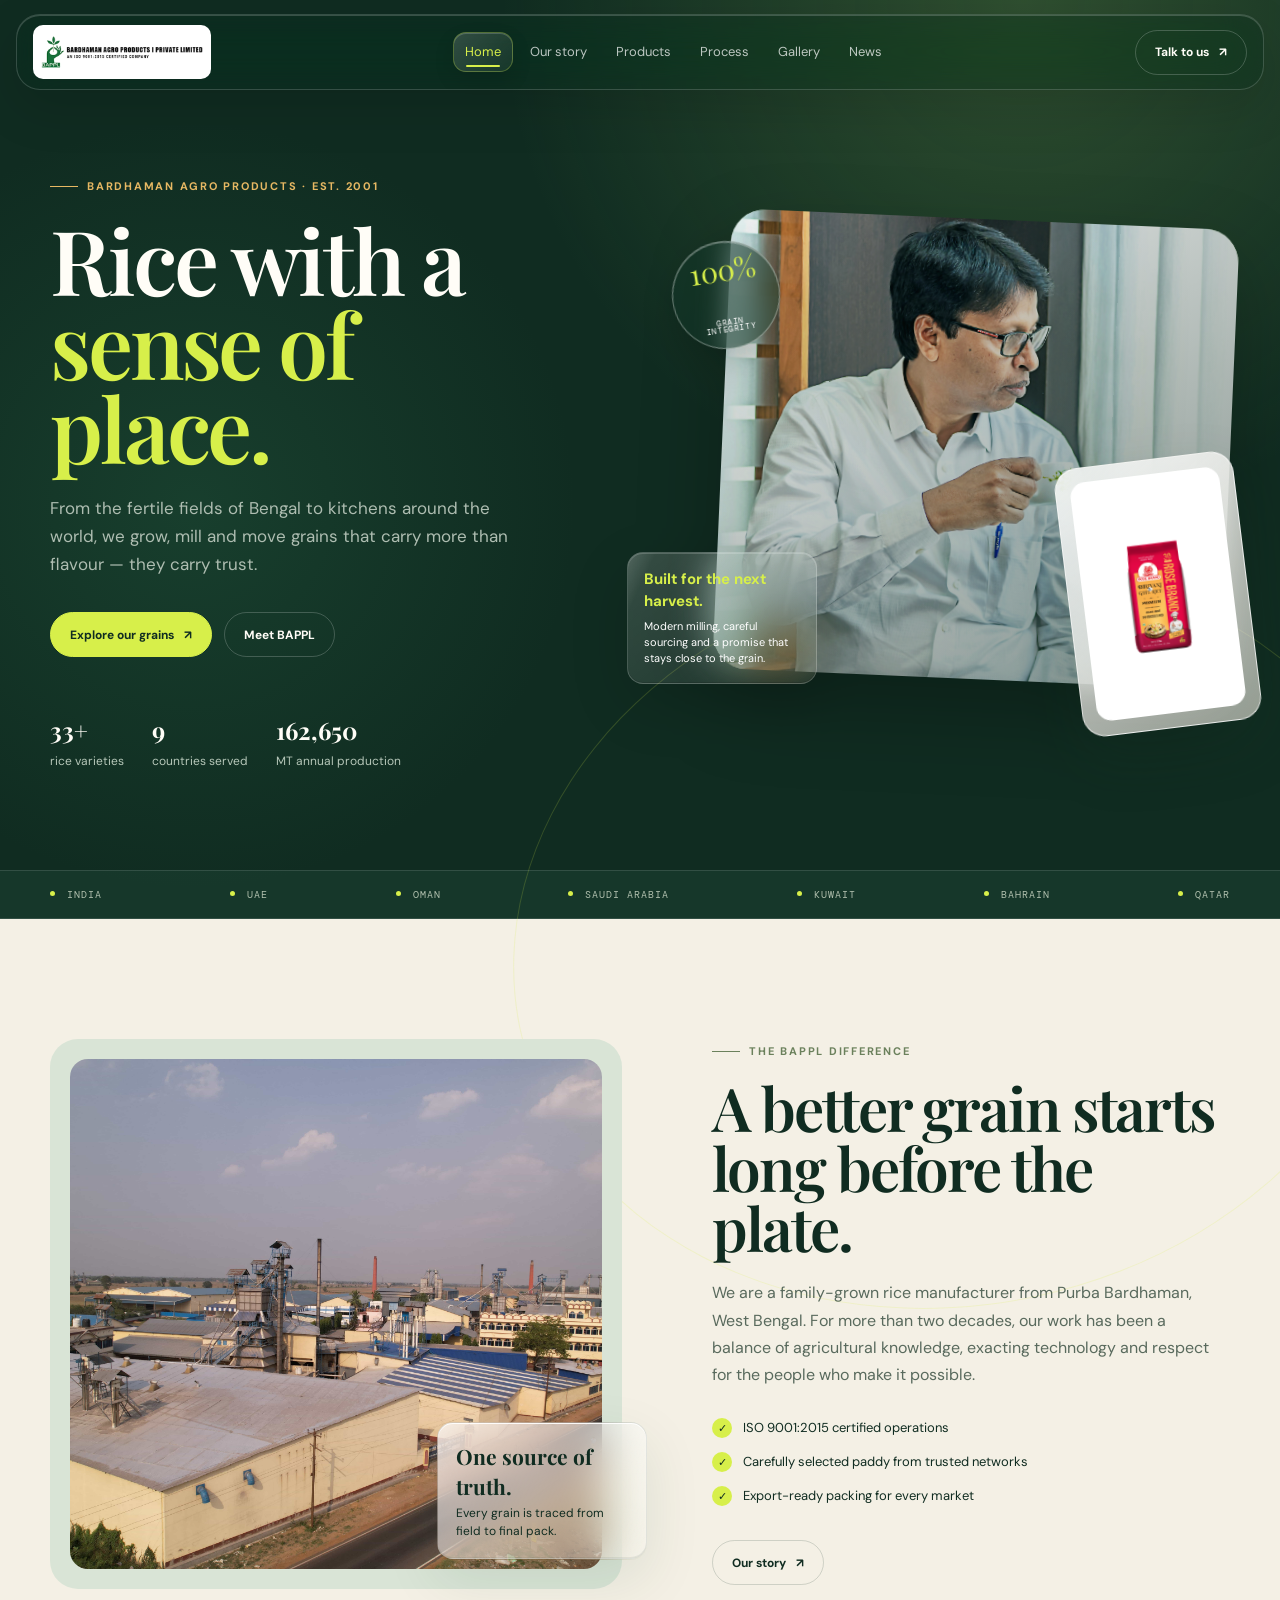
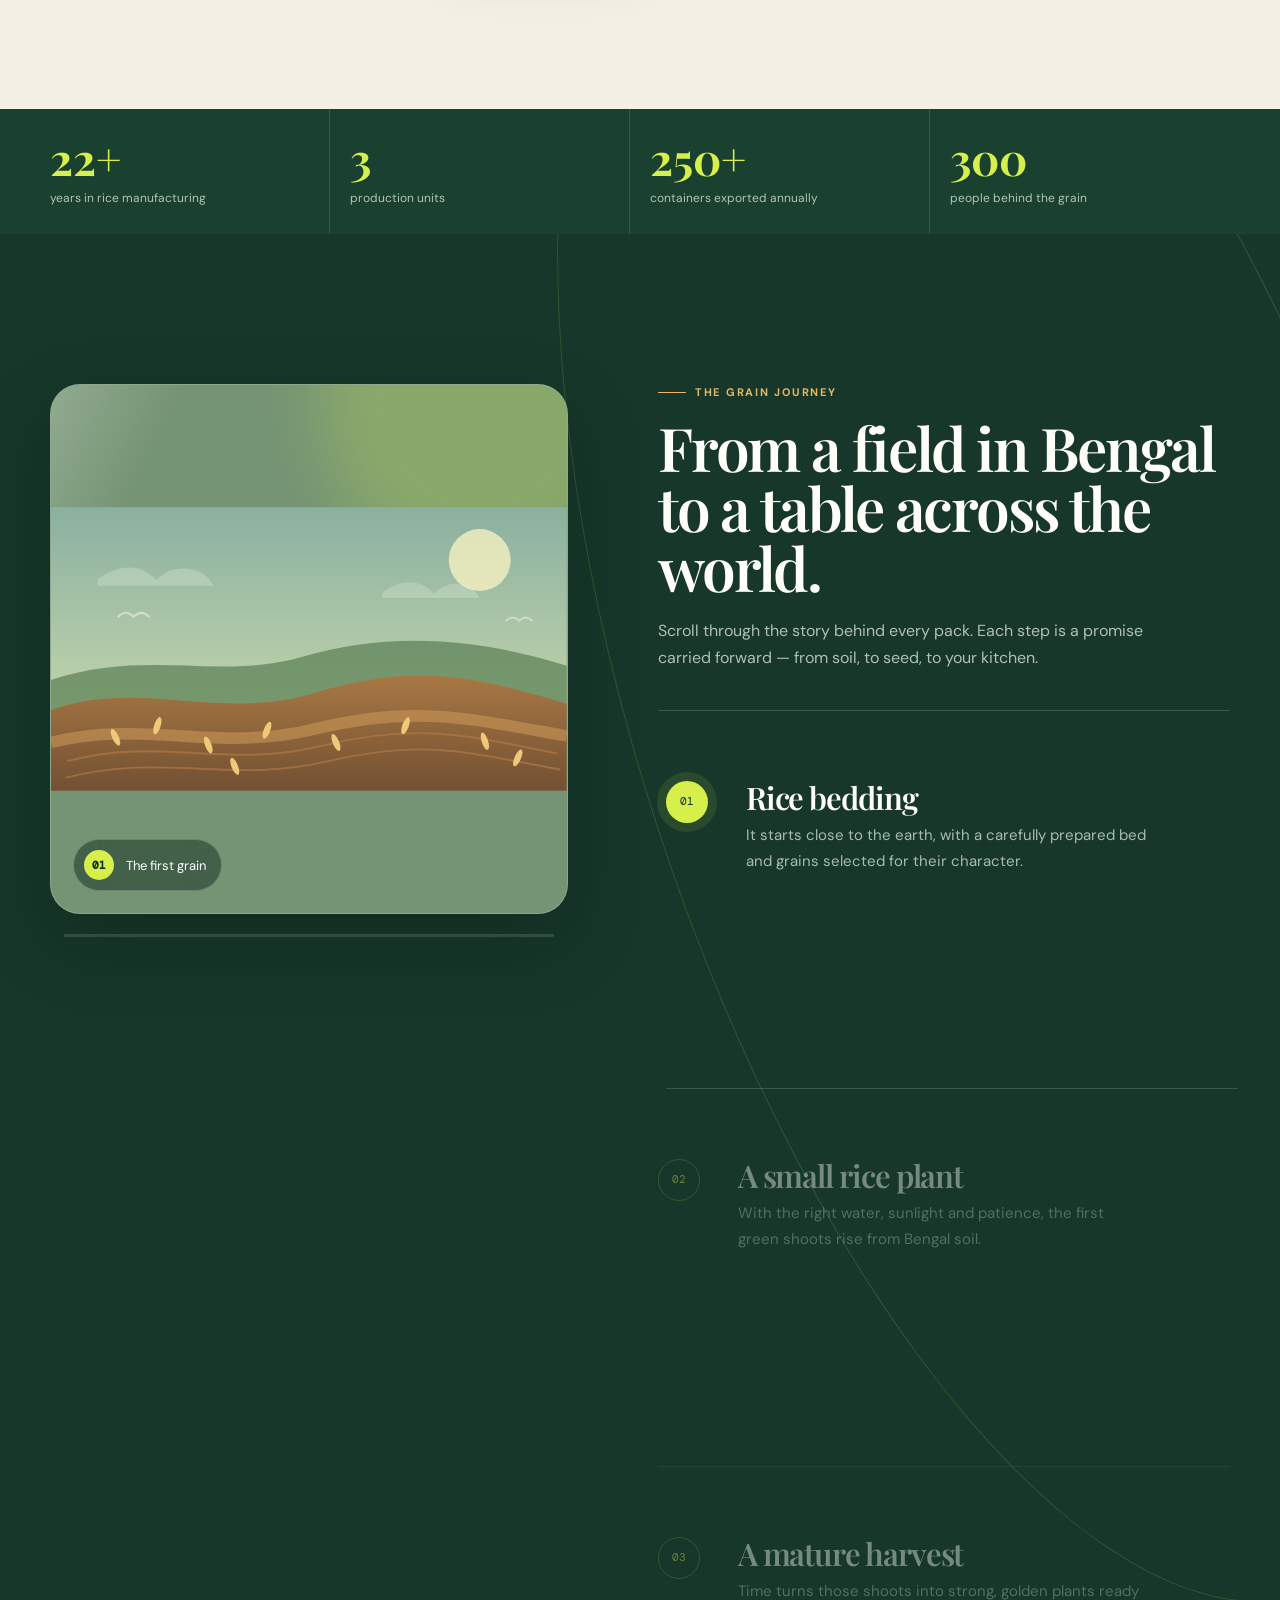
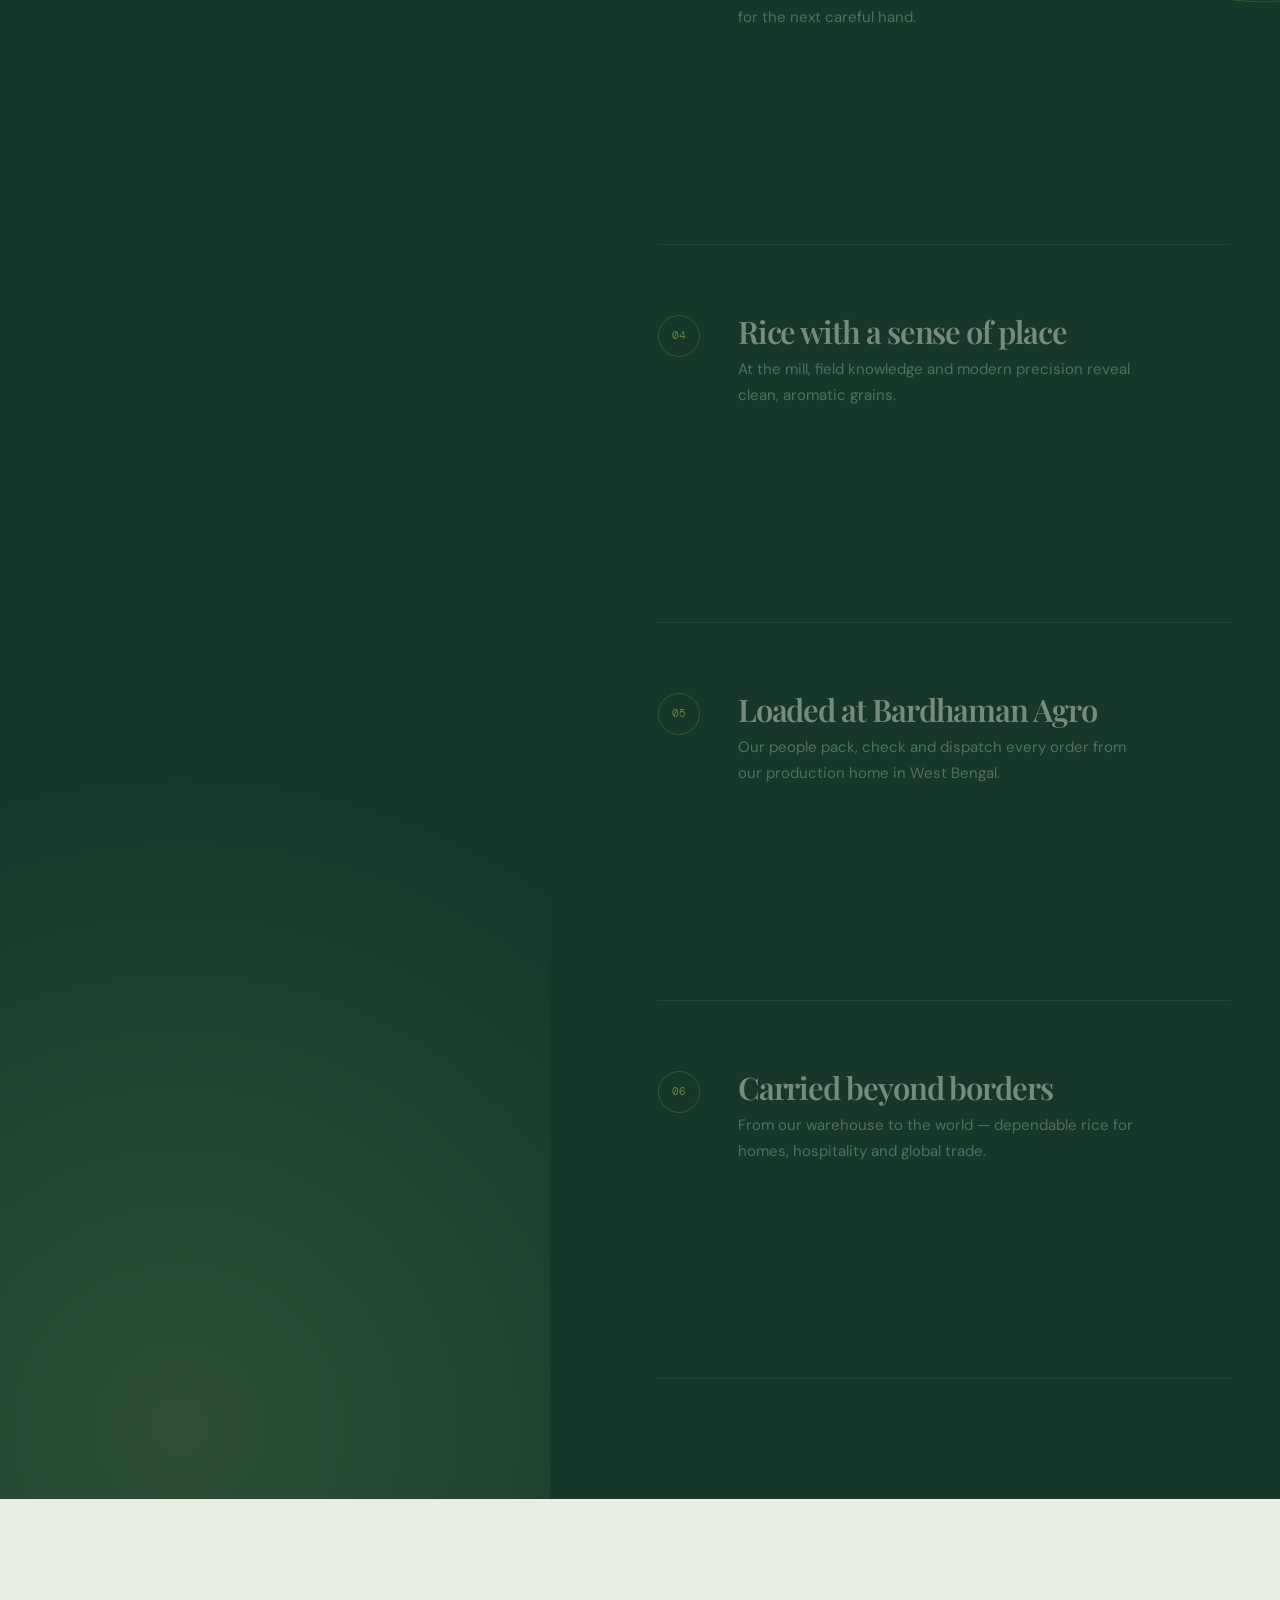
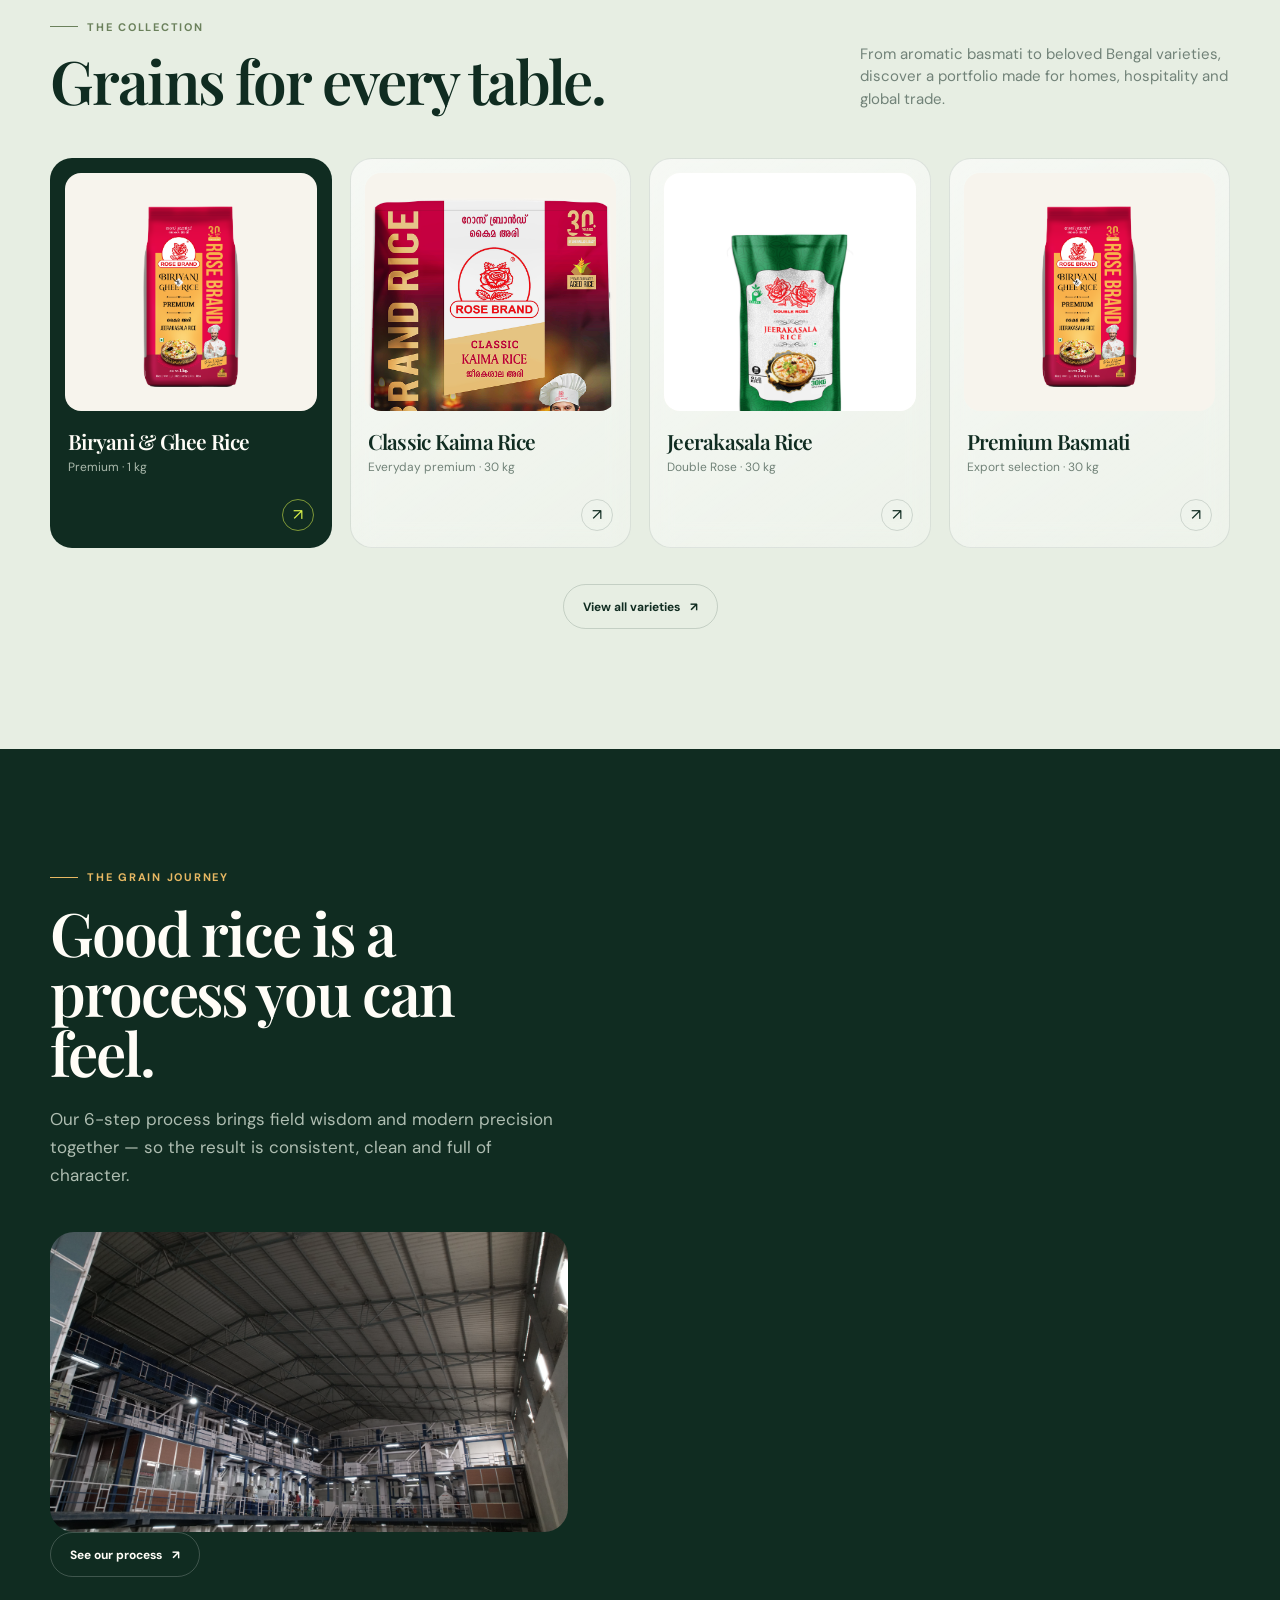
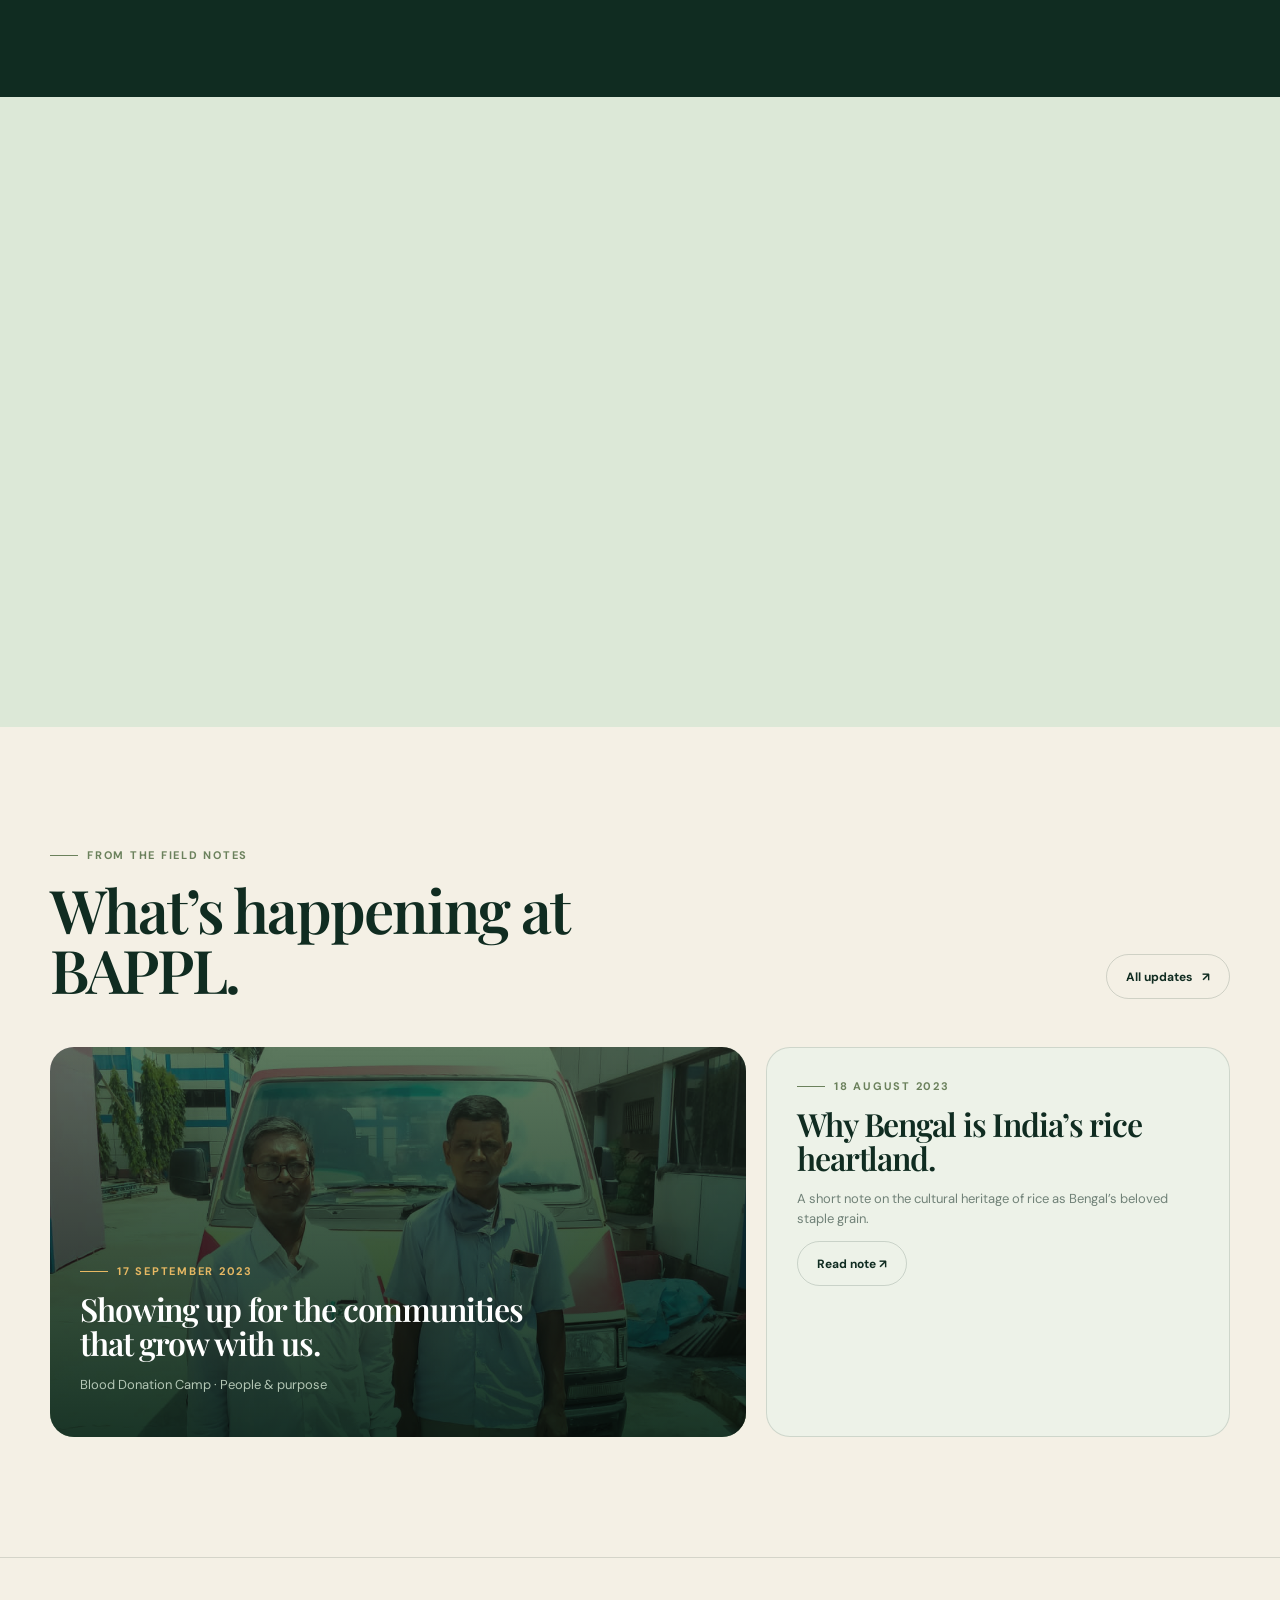
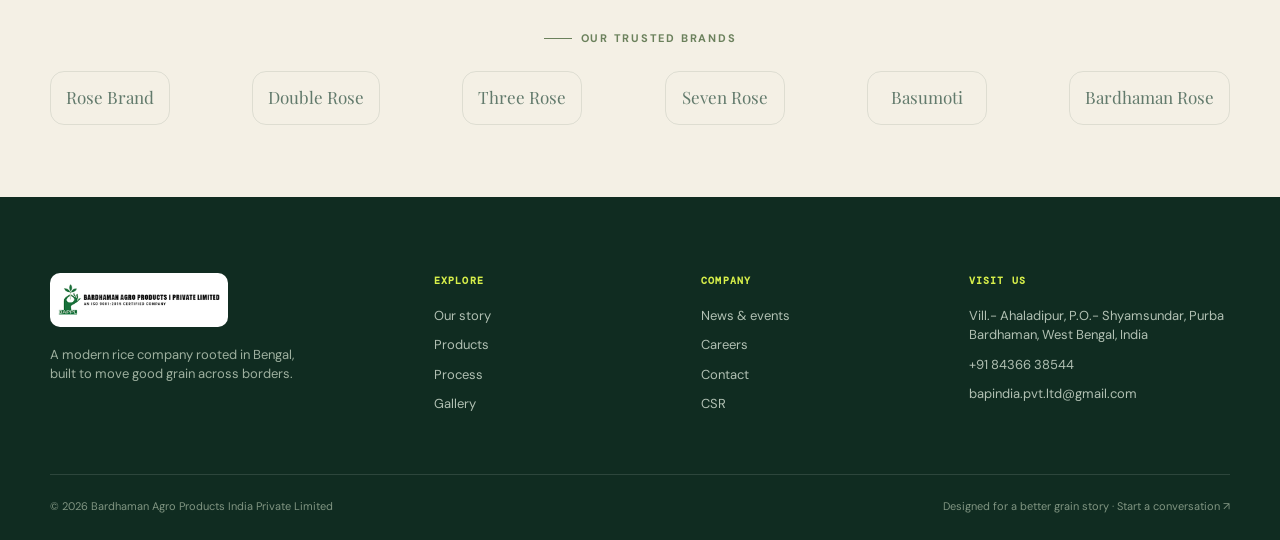
<file: index.html>
<!doctype html>
<html lang="en">
<head>
  <meta charset="utf-8">
  <meta name="viewport" content="width=device-width, initial-scale=1">
  <meta name="theme-color" content="#102c21">
  <title>Bardhaman Agro Products | From Bengal. To the world.</title>
  <link rel="stylesheet" href="public/styles.css">
</head>
<body>
<div class="site-shell">
  <section class="hero">
    <header class="topbar">
      <div class="container nav">
        <a class="brand" href="index.html"><img src="public/assets/logo.png" alt="Bardhaman Agro Products"><span class="brand-fallback">BAPPL</span></a>
        <nav class="nav-links" aria-label="Primary navigation">
          <a class="active" href="index.html">Home</a><a href="about.html">Our story</a><a href="products.html">Products</a><a href="process.html">Process</a><a href="gallery.html">Gallery</a><a href="news.html">News</a>
        </nav>
        <div class="nav-actions"><a class="pill" href="contact.html">Talk to us <span>↗</span></a><button class="menu-toggle" aria-label="Open navigation">☰</button></div>
      </div>
    </header>
    <div class="container hero-content">
      <div class="hero-copy reveal">
        <div class="eyebrow">Bardhaman Agro Products · est. 2001</div>
        <h1>Rice with a <em>sense of place.</em></h1>
        <p class="lede">From the fertile fields of Bengal to kitchens around the world, we grow, mill and move grains that carry more than flavour — they carry trust.</p>
        <div class="hero-cta"><a class="pill lime" href="products.html">Explore our grains <span>↗</span></a><a class="pill" href="about.html">Meet BAPPL</a></div>
        <div class="hero-meta"><div><strong>33+</strong>rice varieties</div><div><strong>9</strong>countries served</div><div><strong>162,650</strong>MT annual production</div></div>
      </div>
      <div class="hero-visual reveal">
        <div class="hero-image"><img src="public/assets/director.jpg" alt="Bardhaman Agro Products rice facility"></div>
        <div class="hero-badge">100%<small>grain<br>integrity</small></div>
        <div class="hero-product"><img src="public/assets/product-biryani.png" alt="Rose Brand Biryani and Ghee Rice pack"></div>
        <div class="floating-note glass-dark"><strong>Built for the next harvest.</strong>Modern milling, careful sourcing and a promise that stays close to the grain.</div>
      </div>
    </div>
    <div class="ticker"><div class="container ticker-track"><span>India</span><span>UAE</span><span>Oman</span><span>Saudi Arabia</span><span>Kuwait</span><span>Bahrain</span><span>Qatar</span></div></div>
  </section>

  <main>
    <section class="section">
      <div class="container intro-grid">
        <div class="intro-image"><img src="public/assets/gallery-1.jpg" alt="BAPPL rice processing facility"><div class="image-caption glass-light"><strong>One source of truth.</strong>Every grain is traced from field to final pack.</div></div>
        <div class="intro-copy">
          <div class="eyebrow dark">The BAPPL difference</div>
          <h2>A better grain starts long before the plate.</h2>
          <p>We are a family-grown rice manufacturer from Purba Bardhaman, West Bengal. For more than two decades, our work has been a balance of agricultural knowledge, exacting technology and respect for the people who make it possible.</p>
          <ul class="check-list"><li>ISO 9001:2015 certified operations</li><li>Carefully selected paddy from trusted networks</li><li>Export-ready packing for every market</li></ul>
          <a class="pill light" href="about.html">Our story <span>↗</span></a>
        </div>
      </div>
    </section>

    <section class="stat-band"><div class="container stat-grid"><div class="stat"><strong>22+</strong><span>years in rice manufacturing</span></div><div class="stat"><strong>3</strong><span>production units</span></div><div class="stat"><strong>250+</strong><span>containers exported annually</span></div><div class="stat"><strong>300</strong><span>people behind the grain</span></div></div></section>

    <section class="journey-section" data-journey>
      <div class="container journey-layout">
        <div class="journey-sticky">
          <div class="journey-visual glass-dark" data-stage="0">
            <div class="journey-glow"></div>
            <svg class="journey-art" viewBox="0 0 800 440" role="img" aria-label="Animated journey from rice seedbed to global export">
              <defs>
                <linearGradient id="journey-sky" x1="0" y1="0" x2="0" y2="1"><stop stop-color="#8ab0a0"/><stop offset="1" stop-color="#d8e2b0"/></linearGradient>
                <linearGradient id="journey-ground" x1="0" y1="0" x2="0" y2="1"><stop stop-color="#a87843"/><stop offset="1" stop-color="#725033"/></linearGradient>
                <linearGradient id="journey-green" x1="0" y1="0" x2="1" y2="1"><stop stop-color="#d7ef4a"/><stop offset="1" stop-color="#5b963f"/></linearGradient>
                <filter id="journey-shadow"><feDropShadow dx="0" dy="10" stdDeviation="10" flood-color="#102c21" flood-opacity=".2"/></filter>
              </defs>
              <rect width="800" height="440" fill="url(#journey-sky)"/>
              <circle cx="665" cy="82" r="48" fill="#fff7c4" opacity=".72"/>
              <path d="M72 112 C110 84 142 91 164 113 C189 85 238 91 252 122 H72Z" fill="#fffdf7" opacity=".22"/><path d="M514 132 C546 109 575 113 594 134 C615 111 653 115 665 141 H514Z" fill="#fffdf7" opacity=".2"/>
              <g fill="none" stroke="#fffdf7" stroke-width="3" stroke-linecap="round" opacity=".45"><path d="M104 170 q12 -12 24 0 q12 -12 24 0"/><path d="M706 176 q10 -10 20 0 q10 -10 20 0"/></g>
              <path d="M0 268 C150 218 260 270 390 232 S650 200 800 246 V440 H0Z" fill="#557d50" opacity=".68"/>
              <path d="M0 315 C140 265 260 334 410 288 S650 260 800 305 V440 H0Z" fill="url(#journey-ground)"/>
              <g class="journey-layer layer-bed">
                <path d="M0 365 C150 328 255 382 410 344 S650 328 800 355" fill="none" stroke="#d8a05d" stroke-width="18" opacity=".5"/>
                <g fill="none" stroke="#b47a46" stroke-width="3" opacity=".65"><path d="M25 394 C170 355 270 407 420 370 S650 355 785 382"/><path d="M22 420 C173 380 278 430 430 394 S650 382 790 407"/></g>
                <g fill="#f1c878"><ellipse cx="100" cy="357" rx="5" ry="14" transform="rotate(-25 100 357)"/><ellipse cx="165" cy="339" rx="5" ry="14" transform="rotate(18 165 339)"/><ellipse cx="244" cy="369" rx="5" ry="14" transform="rotate(-20 244 369)"/><ellipse cx="335" cy="346" rx="5" ry="14" transform="rotate(21 335 346)"/><ellipse cx="442" cy="365" rx="5" ry="14" transform="rotate(-22 442 365)"/><ellipse cx="550" cy="339" rx="5" ry="14" transform="rotate(20 550 339)"/><ellipse cx="673" cy="363" rx="5" ry="14" transform="rotate(-18 673 363)"/><ellipse cx="724" cy="389" rx="5" ry="14" transform="rotate(24 724 389)"/><ellipse cx="285" cy="402" rx="5" ry="14" transform="rotate(-22 285 402)"/></g>
              </g>
              <g class="journey-layer layer-sprout">
                <path d="M150 380 C145 350 150 320 165 294 M275 380 C273 348 280 320 294 301 M405 380 C400 348 407 320 421 294 M560 380 C556 350 563 324 578 305" fill="none" stroke="#477d45" stroke-width="7" stroke-linecap="round"/>
                <path d="M164 315 C138 290 126 302 145 322 M290 324 C314 298 327 311 306 330 M417 315 C391 291 380 305 401 322 M574 326 C596 300 608 314 590 334" fill="none" stroke="#86b85a" stroke-width="7" stroke-linecap="round"/>
                <g fill="none" stroke="#d7ef4a" stroke-width="2" opacity=".65"><path d="M116 373 q12 -10 24 0 M230 371 q12 -10 24 0 M360 374 q12 -10 24 0 M505 372 q12 -10 24 0"/></g>
              </g>
              <g class="journey-layer layer-mature">
                <path d="M115 380 C109 316 119 245 148 182 M205 380 C197 302 214 218 250 152 M305 380 C300 292 316 228 345 177 M420 380 C413 300 431 214 462 145 M535 380 C530 300 548 230 578 180 M650 380 C644 313 662 248 695 204" fill="none" stroke="#477d45" stroke-width="9" stroke-linecap="round"/>
                <g fill="url(#journey-green)"><path d="M148 206 C102 185 100 157 145 181 C175 195 175 218 148 206Z"/><path d="M250 180 C295 157 305 181 265 199 C239 209 232 195 250 180Z"/><path d="M345 205 C304 179 302 156 346 182 C375 198 371 220 345 205Z"/><path d="M462 174 C503 144 518 169 477 193 C450 206 445 191 462 174Z"/><path d="M578 214 C537 184 539 163 582 190 C610 207 606 228 578 214Z"/><path d="M695 237 C740 206 749 231 708 250 C680 263 677 249 695 237Z"/></g>
                <g fill="#f0ce79"><ellipse cx="154" cy="168" rx="4" ry="12" transform="rotate(-38 154 168)"/><ellipse cx="165" cy="176" rx="4" ry="12" transform="rotate(-38 165 176)"/><ellipse cx="242" cy="145" rx="4" ry="12" transform="rotate(36 242 145)"/><ellipse cx="254" cy="154" rx="4" ry="12" transform="rotate(36 254 154)"/><ellipse cx="455" cy="136" rx="4" ry="12" transform="rotate(-34 455 136)"/><ellipse cx="468" cy="146" rx="4" ry="12" transform="rotate(-34 468 146)"/></g>
              </g>
              <g class="journey-layer layer-rice" filter="url(#journey-shadow)">
                <ellipse cx="400" cy="352" rx="188" ry="34" fill="#3d4b35" opacity=".35"/>
                <path d="M235 280 C246 380 554 380 565 280 C535 248 266 248 235 280Z" fill="#c4803d"/>
                <ellipse cx="400" cy="278" rx="164" ry="53" fill="#fff8df" stroke="#dfbd76" stroke-width="9"/>
                <g fill="#fffdf1"><ellipse cx="325" cy="276" rx="8" ry="25" transform="rotate(-22 325 276)"/><ellipse cx="350" cy="258" rx="8" ry="24" transform="rotate(14 350 258)"/><ellipse cx="378" cy="282" rx="8" ry="25" transform="rotate(-12 378 282)"/><ellipse cx="414" cy="257" rx="8" ry="24" transform="rotate(15 414 257)"/><ellipse cx="445" cy="282" rx="8" ry="25" transform="rotate(-18 445 282)"/><ellipse cx="480" cy="261" rx="8" ry="24" transform="rotate(22 480 261)"/><ellipse cx="355" cy="296" rx="8" ry="23" transform="rotate(20 355 296)"/><ellipse cx="459" cy="301" rx="8" ry="24" transform="rotate(-20 459 301)"/></g>
                <g class="journey-steam" fill="none" stroke="#fffdf7" stroke-width="5" stroke-linecap="round" opacity=".75"><path d="M355 213 C330 190 370 174 347 150"/><path d="M405 207 C383 182 425 169 402 142"/><path d="M452 213 C430 188 470 176 448 151"/></g>
              </g>
              <g class="journey-layer layer-logistics" filter="url(#journey-shadow)">
                <rect x="132" y="177" width="300" height="176" rx="8" fill="#e8dec0"/><path d="M132 177 L185 134 H378 L432 177Z" fill="#d7ef4a"/><rect x="166" y="212" width="55" height="70" fill="#6b9d8b"/><rect x="239" y="212" width="55" height="70" fill="#6b9d8b"/><rect x="312" y="212" width="55" height="70" fill="#6b9d8b"/><path d="M380 250 H480" stroke="#d7ef4a" stroke-width="8" stroke-linecap="round"/><g class="journey-truck"><rect x="470" y="284" width="155" height="58" rx="8" fill="#d7ef4a"/><path d="M625 309 H666 L694 342 H625Z" fill="#e7b863"/><rect x="644" y="319" width="27" height="18" rx="4" fill="#517e71"/><circle cx="505" cy="351" r="18" fill="#102c21"/><circle cx="645" cy="351" r="18" fill="#102c21"/></g><text x="199" y="318" font-family="monospace" font-size="14" fill="#102c21">BAPPL</text>
              </g>
              <g class="journey-layer layer-export" filter="url(#journey-shadow)">
                <path d="M105 323 C270 220 473 235 690 125" fill="none" stroke="#fffdf7" stroke-width="3" stroke-dasharray="10 14" opacity=".75"/><g class="journey-plane" fill="#fffdf7"><path d="M460 180 L536 152 L589 157 L542 173 L613 198 L606 211 L532 187 L502 217 L484 215 L495 181 L457 193Z"/><circle cx="508" cy="177" r="5" fill="#d7ef4a"/></g><rect x="84" y="275" width="170" height="98" rx="8" fill="#e8dec0"/><path d="M84 275 L118 246 H222 L254 275Z" fill="#d7ef4a"/><rect x="105" y="300" width="34" height="35" fill="#6b9d8b"/><rect x="153" y="300" width="34" height="35" fill="#6b9d8b"/><rect x="201" y="300" width="34" height="35" fill="#6b9d8b"/><text x="126" y="360" font-family="monospace" font-size="12" fill="#102c21">BAPPL → WORLD</text>
              </g>
            </svg>
            <div class="journey-stage-label"><span class="journey-stage-number">01</span><span class="journey-stage-name">The first grain</span></div>
          </div>
          <div class="journey-progress"><span class="journey-progress-fill"></span></div>
        </div>
        <div class="journey-copy">
          <div class="eyebrow">The grain journey</div>
          <h2>From a field in Bengal to a table across the world.</h2>
          <p class="journey-intro">Scroll through the story behind every pack. Each step is a promise carried forward — from soil, to seed, to your kitchen.</p>
          <div class="journey-steps">
            <article class="journey-step is-active" data-stage="0"><span class="journey-step-number">01</span><div><h3>Rice bedding</h3><p>It starts close to the earth, with a carefully prepared bed and grains selected for their character.</p></div></article>
            <article class="journey-step" data-stage="1"><span class="journey-step-number">02</span><div><h3>A small rice plant</h3><p>With the right water, sunlight and patience, the first green shoots rise from Bengal soil.</p></div></article>
            <article class="journey-step" data-stage="2"><span class="journey-step-number">03</span><div><h3>A mature harvest</h3><p>Time turns those shoots into strong, golden plants ready for the next careful hand.</p></div></article>
            <article class="journey-step" data-stage="3"><span class="journey-step-number">04</span><div><h3>Rice with a sense of place</h3><p>At the mill, field knowledge and modern precision reveal clean, aromatic grains.</p></div></article>
            <article class="journey-step" data-stage="4"><span class="journey-step-number">05</span><div><h3>Loaded at Bardhaman Agro</h3><p>Our people pack, check and dispatch every order from our production home in West Bengal.</p></div></article>
            <article class="journey-step" data-stage="5"><span class="journey-step-number">06</span><div><h3>Carried beyond borders</h3><p>From our warehouse to the world — dependable rice for homes, hospitality and global trade.</p></div></article>
          </div>
        </div>
      </div>
    </section>

    <section class="section product-section">
      <div class="container">
        <div class="section-head"><div><div class="eyebrow dark">The collection</div><h2>Grains for every table.</h2></div><p>From aromatic basmati to beloved Bengal varieties, discover a portfolio made for homes, hospitality and global trade.</p></div>
        <div class="product-grid">
          <a class="product-card featured" href="product-detail.html"><div class="product-photo"><img src="public/assets/product-biryani.png" alt="Biryani and Ghee Rice"></div><h3>Biryani &amp; Ghee Rice</h3><p>Premium · 1 kg</p><span class="product-arrow">↗</span></a>
          <a class="product-card" href="product-detail.html"><div class="product-photo"><img src="public/assets/product-kaima.png" alt="Classic Kaima Rice"></div><h3>Classic Kaima Rice</h3><p>Everyday premium · 30 kg</p><span class="product-arrow">↗</span></a>
          <a class="product-card" href="product-detail.html"><div class="product-photo"><img src="public/assets/product-jeerakasala.jpg" alt="Jeerakasala Rice"></div><h3>Jeerakasala Rice</h3><p>Double Rose · 30 kg</p><span class="product-arrow">↗</span></a>
          <a class="product-card" href="product-detail.html"><div class="product-photo"><img src="public/assets/product-biryani.png" alt="Premium Basmati Rice"></div><h3>Premium Basmati</h3><p>Export selection · 30 kg</p><span class="product-arrow">↗</span></a>
        </div>
        <div style="text-align:center;margin-top:36px"><a class="pill light" href="products.html">View all varieties <span>↗</span></a></div>
      </div>
    </section>

    <section class="section process-section"><div class="container process-grid"><div class="process-intro"><div class="eyebrow">The grain journey</div><h2>Good rice is a process you can feel.</h2><p class="lede">Our 6-step process brings field wisdom and modern precision together — so the result is consistent, clean and full of character.</p><div class="process-visual"><img src="public/assets/gallery-2.jpg" alt="BAPPL modern rice processing line"></div><a class="pill" href="process.html">See our process <span>↗</span></a></div><div class="process-list"><div class="process-item"><div class="process-index">01</div><div><h3>Raw paddy</h3><p>We begin with paddy selected for grain length, aroma and cooking performance.</p></div></div><div class="process-item"><div class="process-index">02</div><div><h3>Drying &amp; processing</h3><p>Controlled drying protects the grain and prepares it for a more precise milling journey.</p></div></div><div class="process-item"><div class="process-index">03</div><div><h3>Fine cleaning</h3><p>Multi-stage cleaning removes impurities while preserving the identity of every variety.</p></div></div><div class="process-item"><div class="process-index">04</div><div><h3>Quality check</h3><p>Our team checks moisture, colour, broken grains and final appearance batch by batch.</p></div></div><div class="process-item"><div class="process-index">05</div><div><h3>Pack &amp; label</h3><p>Market-ready formats make the journey from our warehouse to your shelf seamless.</p></div></div></div></div></section>

    <section class="section quote-section"><div class="container quote-grid"><div class="quote-image"><img src="public/assets/director.jpg" alt="BAPPL production facility aerial view"></div><div><div class="eyebrow dark">A note from leadership</div><blockquote>“We want every pack to be a quiet promise: this grain was handled with care.”</blockquote><div class="quote-author">Mr Sekh Rabiul Haque · Chairman &amp; Managing Director</div></div></div></section>

    <section class="section"><div class="container"><div class="section-head"><div><div class="eyebrow dark">From the field notes</div><h2>What’s happening at BAPPL.</h2></div><a class="pill light" href="news.html">All updates <span>↗</span></a></div><div class="news-grid"><a class="news-card image" href="news.html"><img src="public/assets/news-1.jpg" alt="BAPPL community initiative"><div class="news-content"><div class="eyebrow">17 September 2023</div><h3>Showing up for the communities that grow with us.</h3><p>Blood Donation Camp · People &amp; purpose</p></div></a><a class="news-card small" href="news.html"><div class="news-content"><div class="eyebrow">18 August 2023</div><h3>Why Bengal is India’s rice heartland.</h3><p>A short note on the cultural heritage of rice as Bengal’s beloved staple grain.</p><span class="pill light">Read note ↗</span></div></a></div></div></section>

    <section class="brands"><div class="container"><div class="eyebrow dark" style="justify-content:center;margin-bottom:24px">Our trusted brands</div><div class="brand-row"><div class="brand-chip">Rose Brand</div><div class="brand-chip">Double Rose</div><div class="brand-chip">Three Rose</div><div class="brand-chip">Seven Rose</div><div class="brand-chip">Basumoti</div><div class="brand-chip">Bardhaman Rose</div></div></div></section>
  </main>

  <footer class="footer"><div class="container"><div class="footer-top"><div class="footer-brand"><a class="brand" href="index.html"><img src="public/assets/logo.png" alt="Bardhaman Agro Products"></a><p>A modern rice company rooted in Bengal, built to move good grain across borders.</p></div><div><h4>Explore</h4><div class="footer-links"><a href="about.html">Our story</a><a href="products.html">Products</a><a href="process.html">Process</a><a href="gallery.html">Gallery</a></div></div><div><h4>Company</h4><div class="footer-links"><a href="news.html">News &amp; events</a><a href="contact.html">Careers</a><a href="contact.html">Contact</a><a href="contact.html">CSR</a></div></div><div><h4>Visit us</h4><div class="footer-links"><span>Vill.- Ahaladipur, P.O.- Shyamsundar, Purba Bardhaman, West Bengal, India</span><a href="tel:+918436638544">+91 84366 38544</a><a href="mailto:bapindia.pvt.ltd@gmail.com">bapindia.pvt.ltd@gmail.com</a></div></div></div><div class="footer-bottom"><span>© <span data-year></span> Bardhaman Agro Products India Private Limited</span><span>Designed for a better grain story · <a href="contact.html">Start a conversation ↗</a></span></div></div></footer>
</div>
<script src="public/app.js"></script>
</body>
</html>
</file>
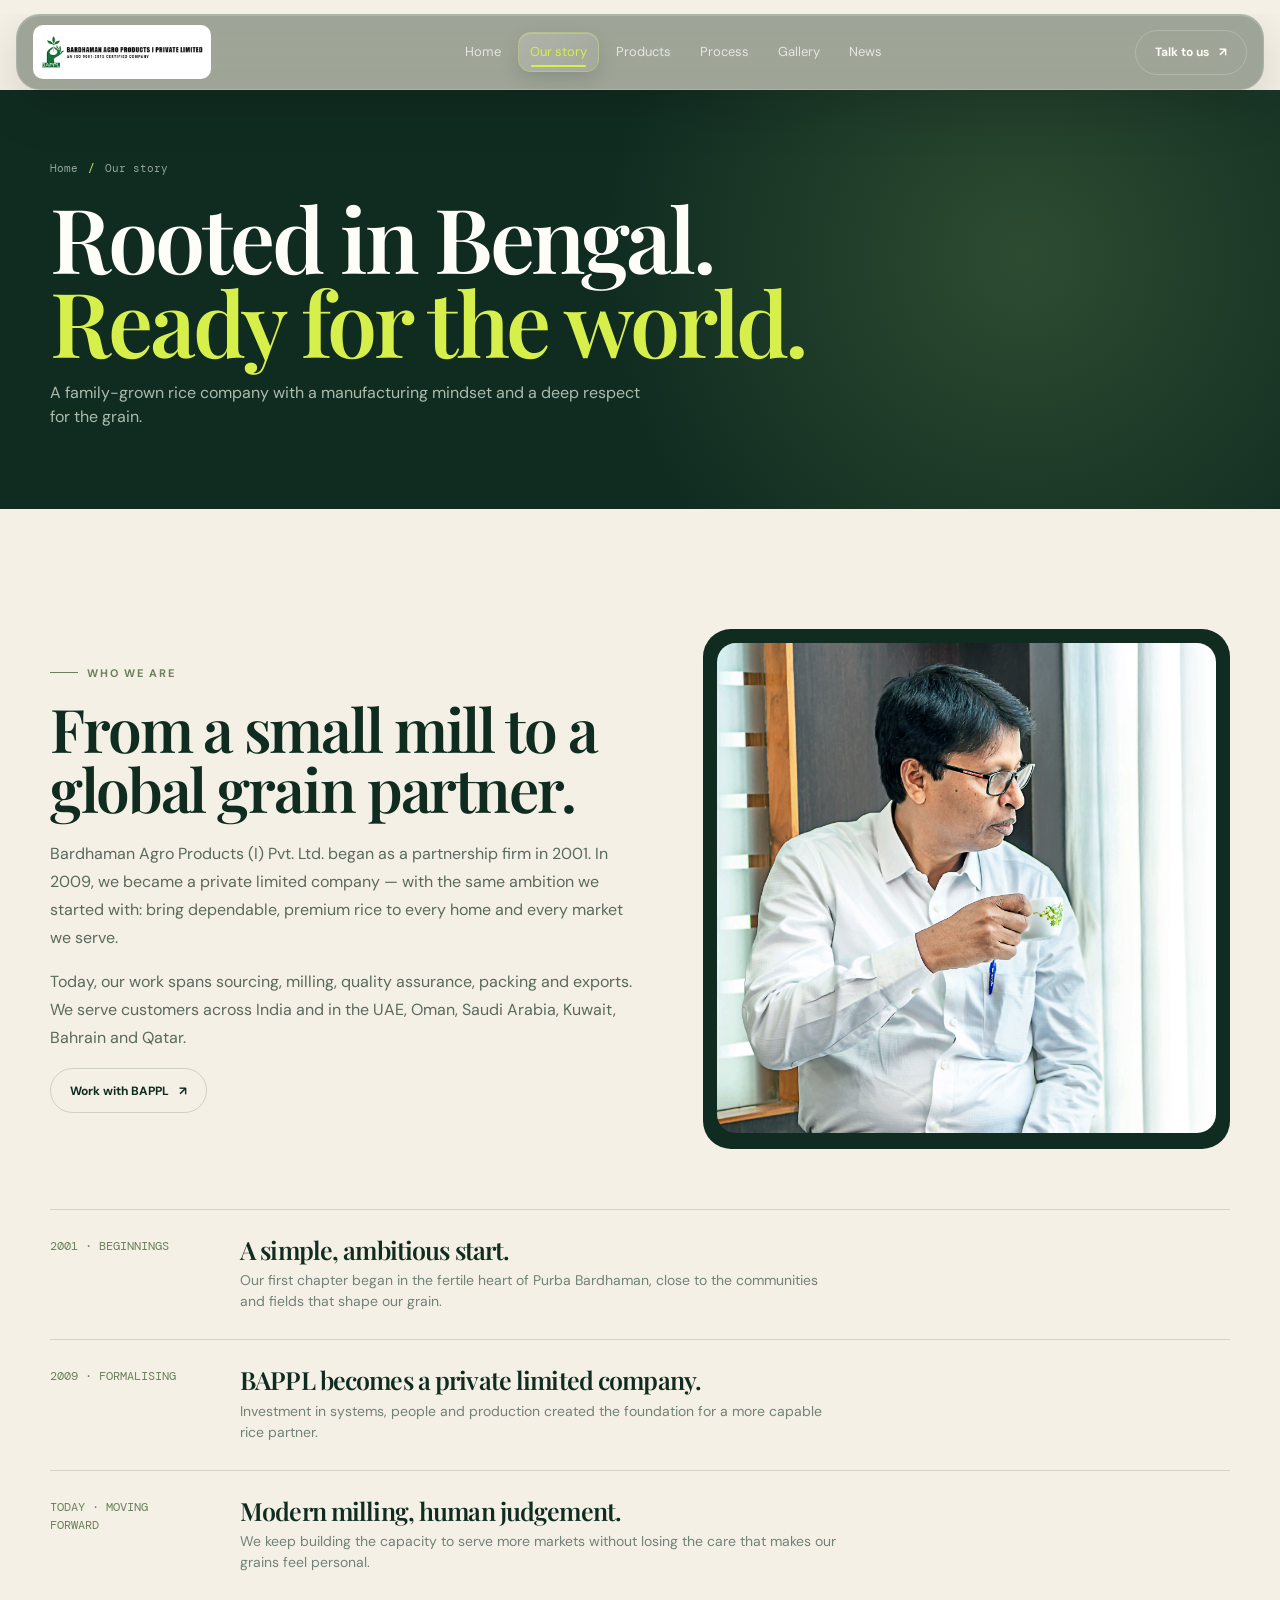
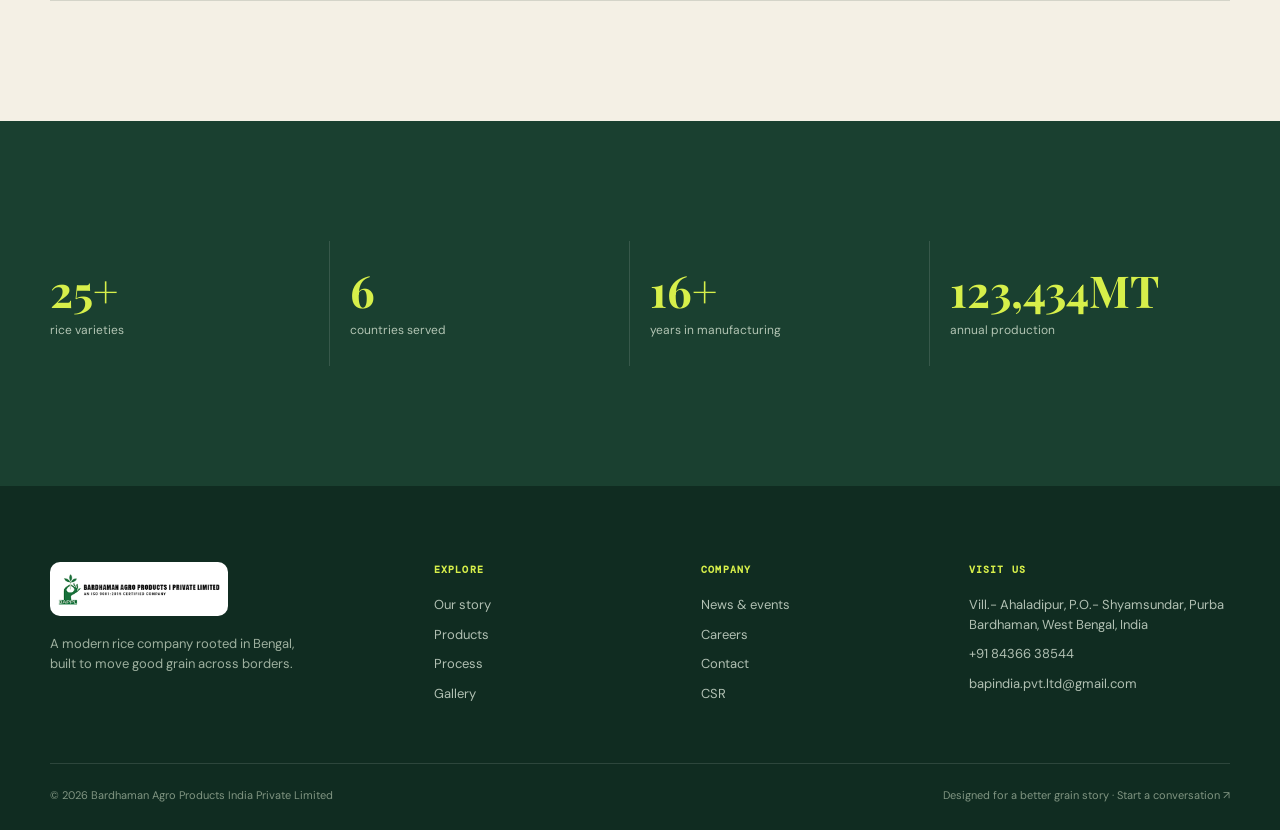
<file: about.html>
<!doctype html>
<html lang="en"><head><meta charset="utf-8"><meta name="viewport" content="width=device-width, initial-scale=1"><meta name="theme-color" content="#102c21"><title>Our story | Bardhaman Agro Products</title><link rel="stylesheet" href="public/styles.css"></head>
<body><div class="site-shell">
<header class="topbar" style="background:var(--ink);color:#fff"><div class="container nav"><a class="brand" href="index.html"><img src="public/assets/logo.png" alt="Bardhaman Agro Products"></a><nav class="nav-links" aria-label="Primary navigation"><a href="index.html">Home</a><a class="active" href="about.html">Our story</a><a href="products.html">Products</a><a href="process.html">Process</a><a href="gallery.html">Gallery</a><a href="news.html">News</a></nav><div class="nav-actions"><a class="pill" href="contact.html">Talk to us <span>↗</span></a><button class="menu-toggle" aria-label="Open navigation">☰</button></div></div></header>
<section class="page-hero"><div class="container"><div class="breadcrumb"><a href="index.html">Home</a><span>/</span>Our story</div><h1>Rooted in Bengal.<br><em style="color:var(--lime);font-style:normal">Ready for the world.</em></h1><p>A family-grown rice company with a manufacturing mindset and a deep respect for the grain.</p></div></section>
<main><section class="section"><div class="container story-grid"><div class="story-copy"><div class="eyebrow dark">Who we are</div><h2>From a small mill to a global grain partner.</h2><p>Bardhaman Agro Products (I) Pvt. Ltd. began as a partnership firm in 2001. In 2009, we became a private limited company — with the same ambition we started with: bring dependable, premium rice to every home and every market we serve.</p><p>Today, our work spans sourcing, milling, quality assurance, packing and exports. We serve customers across India and in the UAE, Oman, Saudi Arabia, Kuwait, Bahrain and Qatar.</p><a class="pill light" href="contact.html">Work with BAPPL <span>↗</span></a></div><div class="story-image"><img src="public/assets/director.jpg" alt="BAPPL rice manufacturing facility"></div></div><div class="container timeline"><div class="timeline-row"><div class="timeline-year">2001 · BEGINNINGS</div><div><h3>A simple, ambitious start.</h3><p>Our first chapter began in the fertile heart of Purba Bardhaman, close to the communities and fields that shape our grain.</p></div></div><div class="timeline-row"><div class="timeline-year">2009 · FORMALISING</div><div><h3>BAPPL becomes a private limited company.</h3><p>Investment in systems, people and production created the foundation for a more capable rice partner.</p></div></div><div class="timeline-row"><div class="timeline-year">TODAY · MOVING FORWARD</div><div><h3>Modern milling, human judgement.</h3><p>We keep building the capacity to serve more markets without losing the care that makes our grains feel personal.</p></div></div></div></section><section class="section stat-band"><div class="container stat-grid"><div class="stat"><strong>33+</strong><span>rice varieties</span></div><div class="stat"><strong>9</strong><span>countries served</span></div><div class="stat"><strong>22+</strong><span>years in manufacturing</span></div><div class="stat"><strong>162650MT</strong><span>annual production</span></div></div></section></main>
<footer class="footer"><div class="container"><div class="footer-top"><div class="footer-brand"><a class="brand" href="index.html"><img src="public/assets/logo.png" alt="Bardhaman Agro Products"></a><p>A modern rice company rooted in Bengal, built to move good grain across borders.</p></div><div><h4>Explore</h4><div class="footer-links"><a href="about.html">Our story</a><a href="products.html">Products</a><a href="process.html">Process</a><a href="gallery.html">Gallery</a></div></div><div><h4>Company</h4><div class="footer-links"><a href="news.html">News &amp; events</a><a href="contact.html">Careers</a><a href="contact.html">Contact</a><a href="contact.html">CSR</a></div></div><div><h4>Visit us</h4><div class="footer-links"><span>Vill.- Ahaladipur, P.O.- Shyamsundar, Purba Bardhaman, West Bengal, India</span><a href="tel:+918436638544">+91 84366 38544</a><a href="mailto:bapindia.pvt.ltd@gmail.com">bapindia.pvt.ltd@gmail.com</a></div></div></div><div class="footer-bottom"><span>© <span data-year></span> Bardhaman Agro Products India Private Limited</span><span>Designed for a better grain story · <a href="contact.html">Start a conversation ↗</a></span></div></div></footer></div><script src="public/app.js"></script></body></html>
</file>
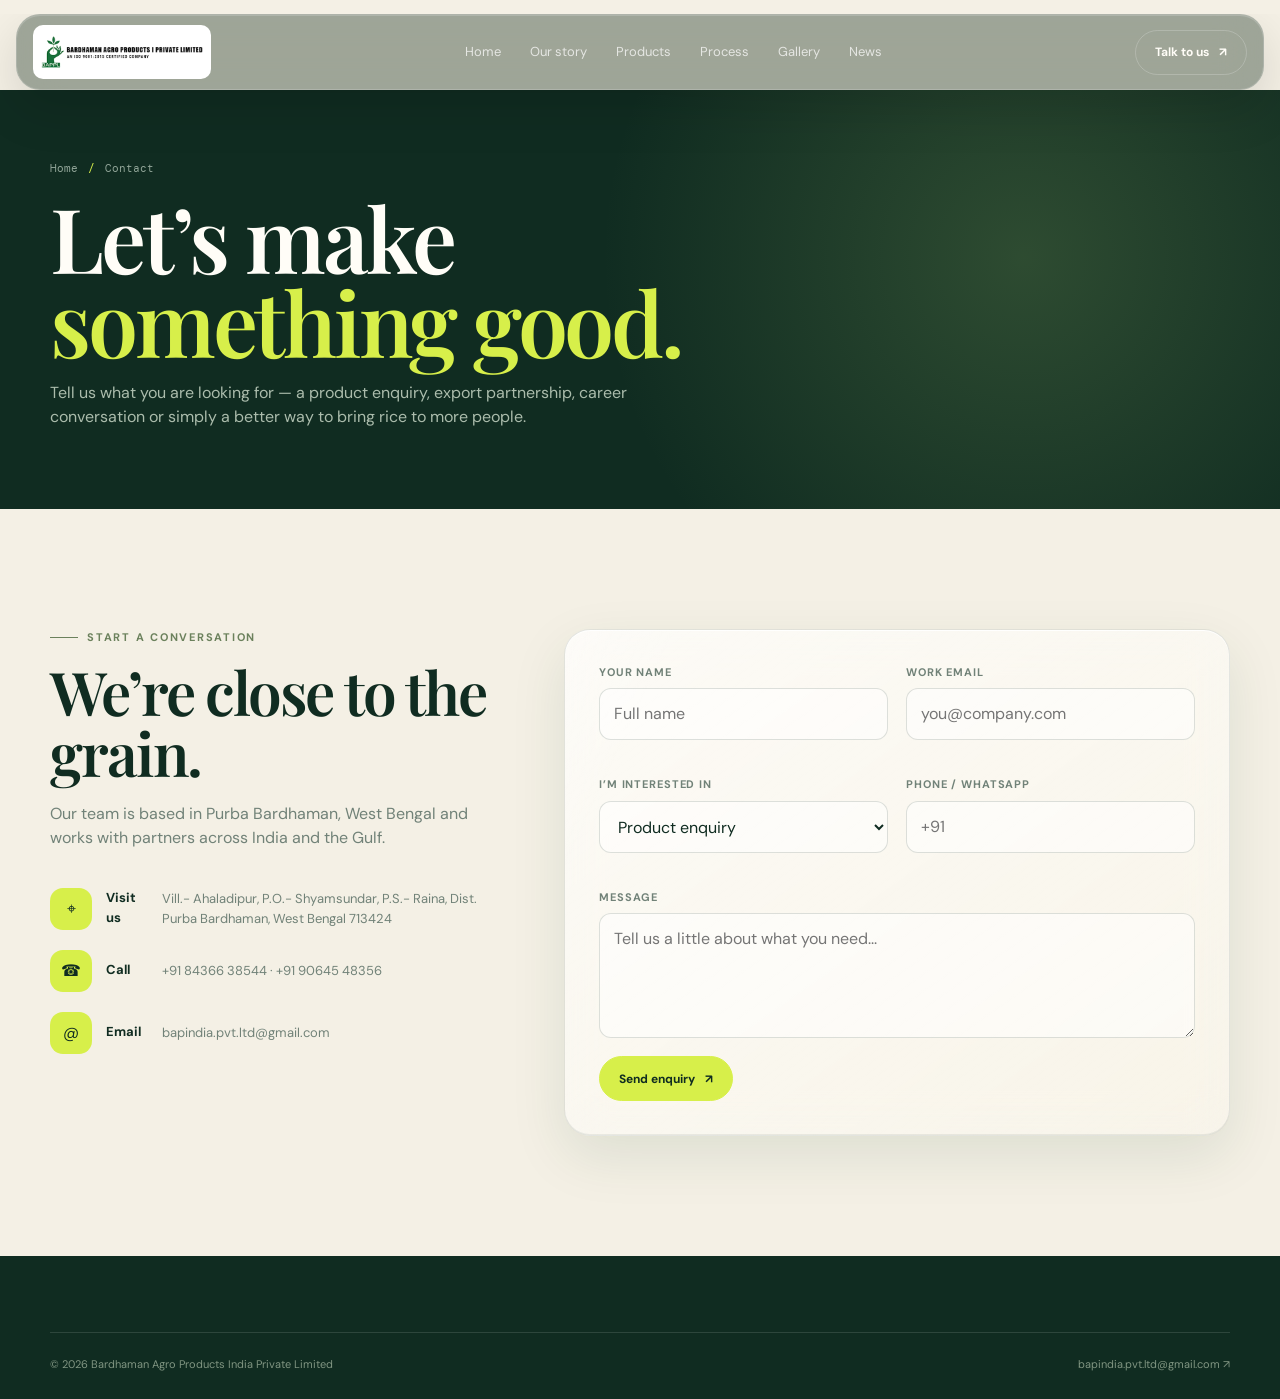
<file: contact.html>
<!doctype html>
<html lang="en"><head><meta charset="utf-8"><meta name="viewport" content="width=device-width, initial-scale=1"><meta name="theme-color" content="#102c21"><title>Contact | Bardhaman Agro Products</title><link rel="stylesheet" href="public/styles.css"></head>
<body><div class="site-shell"><header class="topbar" style="background:var(--ink);color:#fff"><div class="container nav"><a class="brand" href="index.html"><img src="public/assets/logo.png" alt="Bardhaman Agro Products"></a><nav class="nav-links"><a href="index.html">Home</a><a href="about.html">Our story</a><a href="products.html">Products</a><a href="process.html">Process</a><a href="gallery.html">Gallery</a><a href="news.html">News</a></nav><div class="nav-actions"><a class="pill active" href="contact.html">Talk to us <span>↗</span></a><button class="menu-toggle" aria-label="Open navigation">☰</button></div></div></header><section class="page-hero"><div class="container"><div class="breadcrumb"><a href="index.html">Home</a><span>/</span>Contact</div><h1>Let’s make<br><em style="color:var(--lime);font-style:normal">something good.</em></h1><p>Tell us what you are looking for — a product enquiry, export partnership, career conversation or simply a better way to bring rice to more people.</p></div></section><main><section class="section"><div class="container contact-grid"><div class="contact-details"><div class="eyebrow dark">Start a conversation</div><h2>We’re close to the grain.</h2><p>Our team is based in Purba Bardhaman, West Bengal and works with partners across India and the Gulf.</p><div class="contact-list"><div><div class="contact-icon">⌖</div><div><strong>Visit us</strong><span>Vill.- Ahaladipur, P.O.- Shyamsundar, P.S.- Raina, Dist. Purba Bardhaman, West Bengal 713424</span></div></div><div><div class="contact-icon">☎</div><div><strong>Call</strong><span>+91 84366 38544 · +91 90645 48356</span></div></div><div><div class="contact-icon">@</div><div><strong>Email</strong><span>bapindia.pvt.ltd@gmail.com</span></div></div></div></div><form class="contact-form glass-light" data-demo-form><div class="form-grid"><div class="field"><label for="name">Your name</label><input id="name" name="name" placeholder="Full name" required></div><div class="field"><label for="email">Work email</label><input id="email" name="email" type="email" placeholder="you@company.com" required></div><div class="field"><label for="interest">I’m interested in</label><select id="interest" name="interest"><option>Product enquiry</option><option>Export partnership</option><option>Career opportunity</option><option>Media &amp; events</option></select></div><div class="field"><label for="phone">Phone / WhatsApp</label><input id="phone" name="phone" placeholder="+91"></div><div class="field full"><label for="message">Message</label><textarea id="message" name="message" placeholder="Tell us a little about what you need..."></textarea></div></div><button class="pill lime" type="submit">Send enquiry <span>↗</span></button></form></div></section></main><footer class="footer"><div class="container"><div class="footer-bottom"><span>© <span data-year></span> Bardhaman Agro Products India Private Limited</span><span><a href="mailto:bapindia.pvt.ltd@gmail.com">bapindia.pvt.ltd@gmail.com ↗</a></span></div></div></footer></div><script src="public/app.js"></script></body></html>
</file>
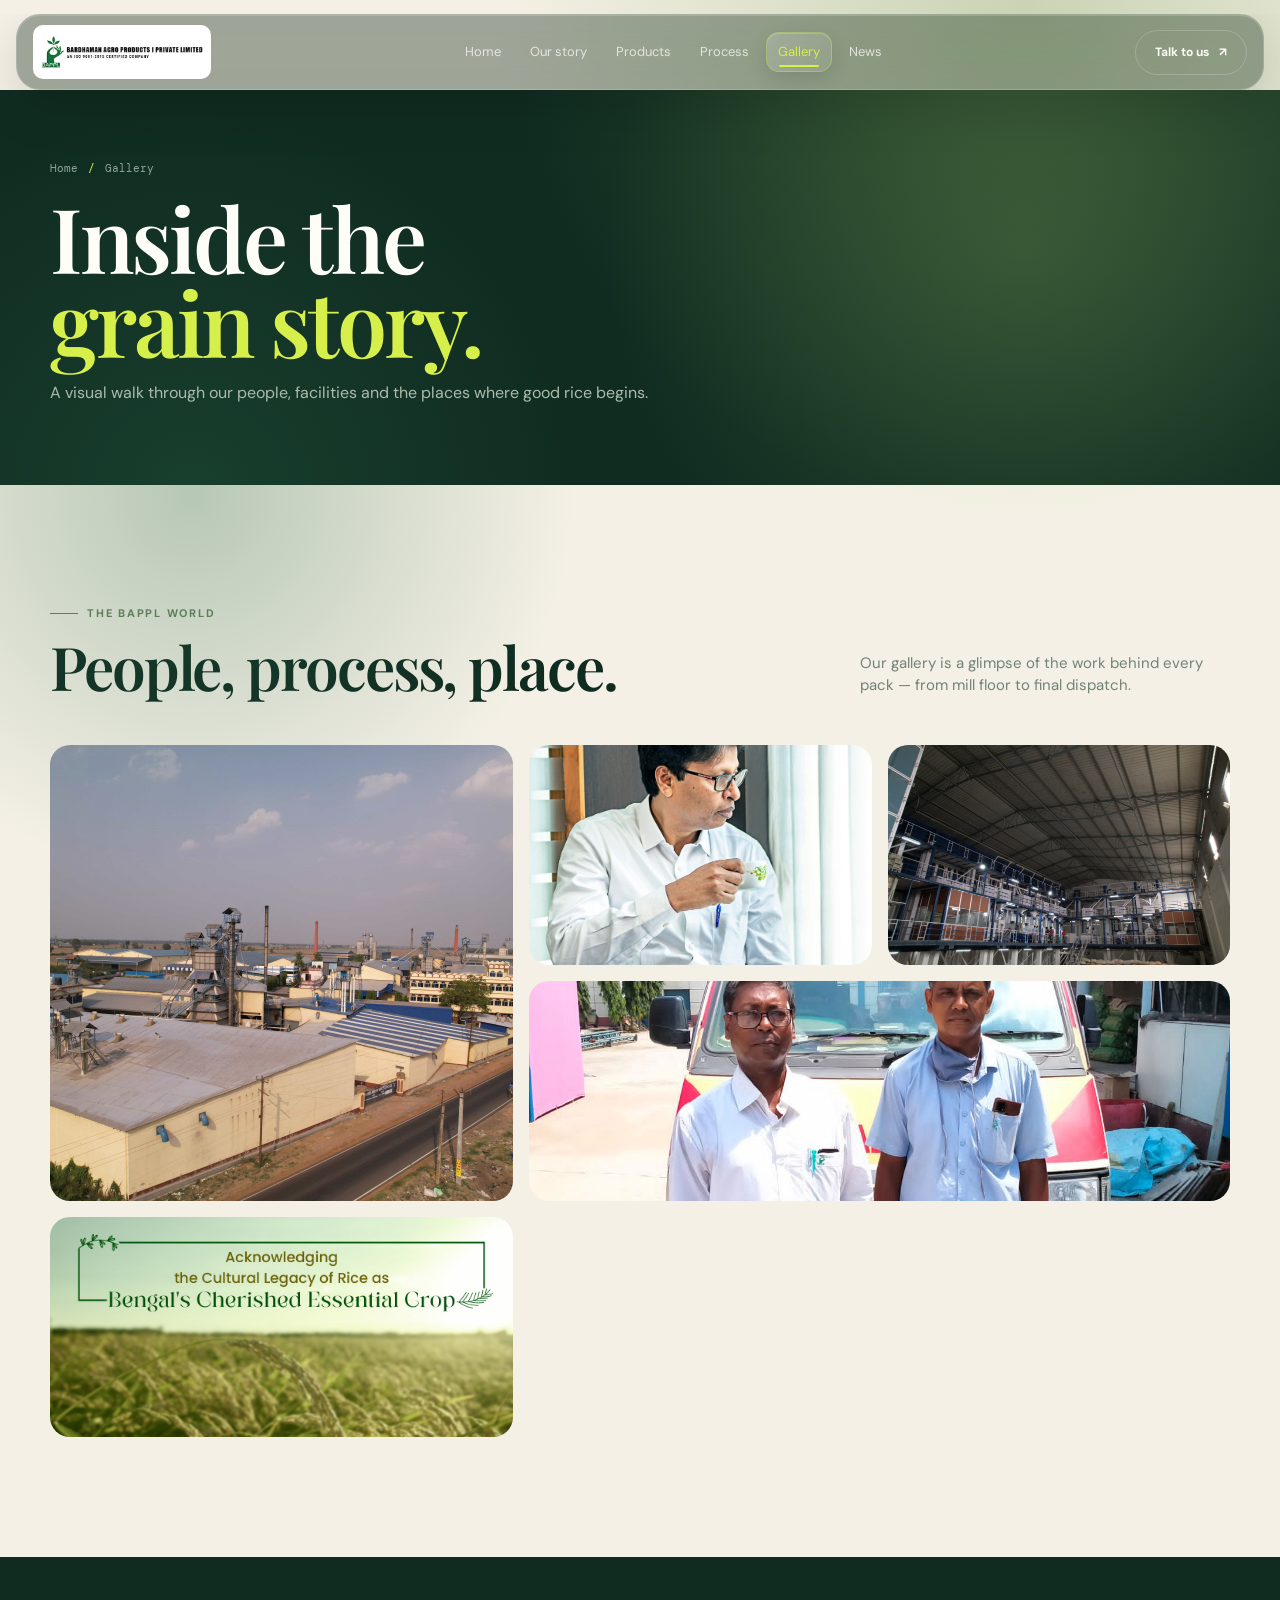
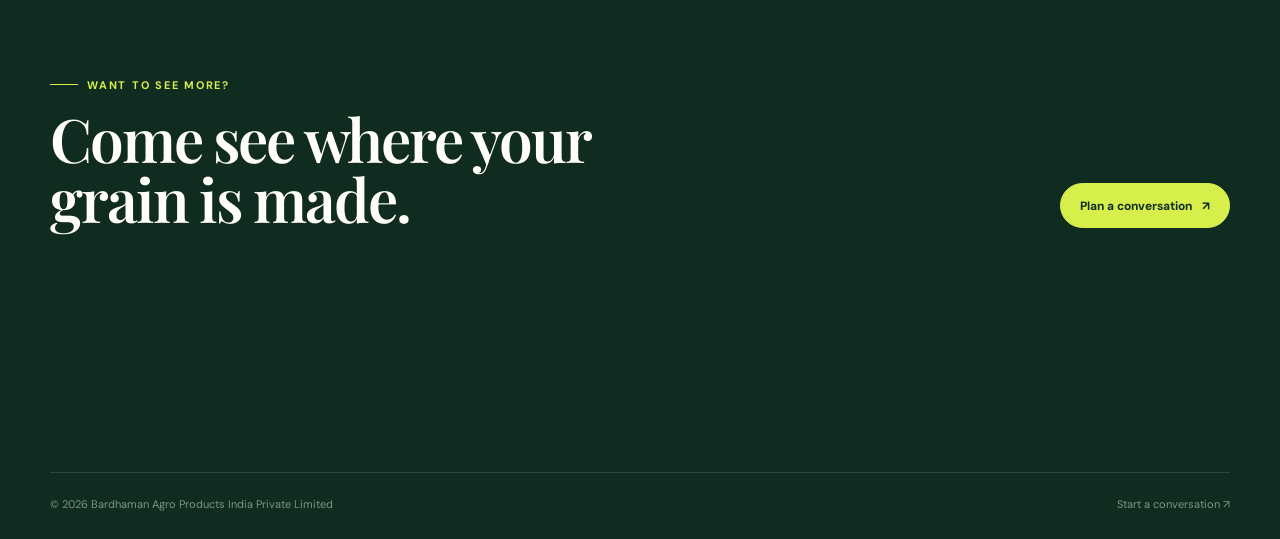
<file: gallery.html>
<!doctype html>
<html lang="en"><head><meta charset="utf-8"><meta name="viewport" content="width=device-width, initial-scale=1"><meta name="theme-color" content="#102c21"><title>Gallery | Bardhaman Agro Products</title><link rel="stylesheet" href="public/styles.css"></head>
<body><div class="site-shell"><header class="topbar" style="background:var(--ink);color:#fff"><div class="container nav"><a class="brand" href="index.html"><img src="public/assets/logo.png" alt="Bardhaman Agro Products"></a><nav class="nav-links"><a href="index.html">Home</a><a href="about.html">Our story</a><a href="products.html">Products</a><a href="process.html">Process</a><a class="active" href="gallery.html">Gallery</a><a href="news.html">News</a></nav><div class="nav-actions"><a class="pill" href="contact.html">Talk to us <span>↗</span></a><button class="menu-toggle" aria-label="Open navigation">☰</button></div></div></header><section class="page-hero"><div class="container"><div class="breadcrumb"><a href="index.html">Home</a><span>/</span>Gallery</div><h1>Inside the<br><em style="color:var(--lime);font-style:normal">grain story.</em></h1><p>A visual walk through our people, facilities and the places where good rice begins.</p></div></section><main><section class="section"><div class="container"><div class="section-head"><div><div class="eyebrow dark">The BAPPL world</div><h2>People, process, place.</h2></div><p>Our gallery is a glimpse of the work behind every pack — from mill floor to final dispatch.</p></div><div class="gallery-grid"><div class="gallery-item"><img src="public/assets/gallery-1.jpg" alt="BAPPL production floor"></div><div class="gallery-item"><img src="public/assets/director.jpg" alt="BAPPL facility aerial view"></div><div class="gallery-item"><img src="public/assets/gallery-2.jpg" alt="Rice processing machinery"></div><div class="gallery-item"><img src="public/assets/news-1.jpg" alt="BAPPL community event"></div><div class="gallery-item"><img src="public/assets/news-2.jpeg" alt="Bengal rice culture article"></div></div></div></section><section class="section dark-section"><div class="container section-head light"><div><div class="eyebrow">Want to see more?</div><h2>Come see where your grain is made.</h2></div><a class="pill lime" href="contact.html">Plan a conversation <span>↗</span></a></div></section></main><footer class="footer"><div class="container"><div class="footer-bottom"><span>© <span data-year></span> Bardhaman Agro Products India Private Limited</span><span><a href="contact.html">Start a conversation ↗</a></span></div></div></footer></div><script src="public/app.js"></script></body></html>
</file>
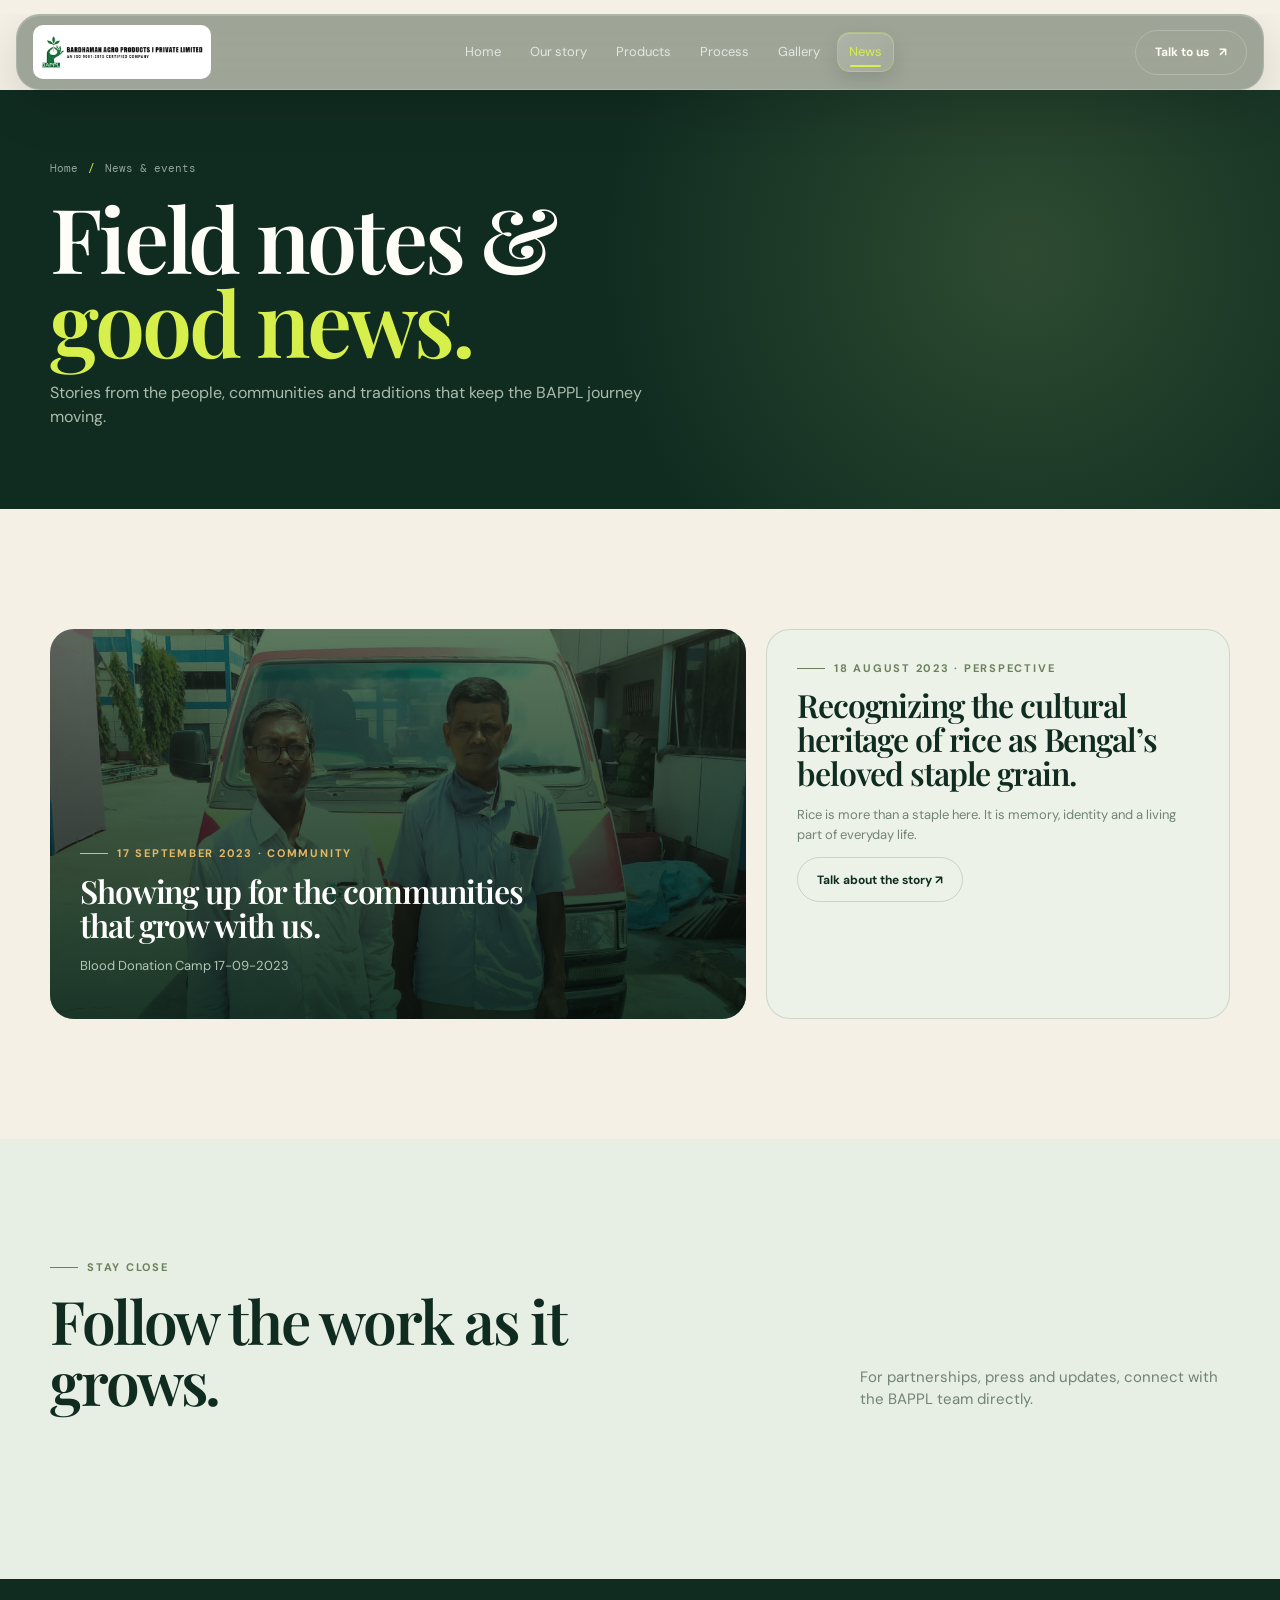
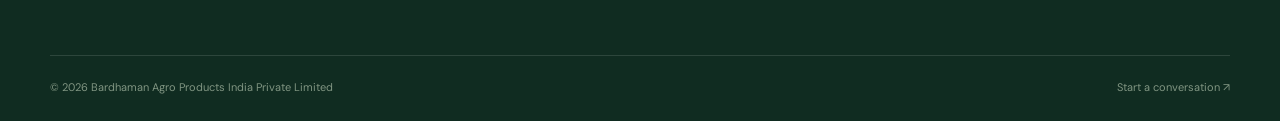
<file: news.html>
<!doctype html>
<html lang="en"><head><meta charset="utf-8"><meta name="viewport" content="width=device-width, initial-scale=1"><meta name="theme-color" content="#102c21"><title>News &amp; events | Bardhaman Agro Products</title><link rel="stylesheet" href="public/styles.css"></head>
<body><div class="site-shell"><header class="topbar" style="background:var(--ink);color:#fff"><div class="container nav"><a class="brand" href="index.html"><img src="public/assets/logo.png" alt="Bardhaman Agro Products"></a><nav class="nav-links"><a href="index.html">Home</a><a href="about.html">Our story</a><a href="products.html">Products</a><a href="process.html">Process</a><a href="gallery.html">Gallery</a><a class="active" href="news.html">News</a></nav><div class="nav-actions"><a class="pill" href="contact.html">Talk to us <span>↗</span></a><button class="menu-toggle" aria-label="Open navigation">☰</button></div></div></header><section class="page-hero"><div class="container"><div class="breadcrumb"><a href="index.html">Home</a><span>/</span>News &amp; events</div><h1>Field notes &amp;<br><em style="color:var(--lime);font-style:normal">good news.</em></h1><p>Stories from the people, communities and traditions that keep the BAPPL journey moving.</p></div></section><main><section class="section"><div class="container"><div class="news-grid"><article class="news-card image"><img src="public/assets/news-1.jpg" alt="Blood Donation Camp"><div class="news-content"><div class="eyebrow">17 September 2023 · Community</div><h3>Showing up for the communities that grow with us.</h3><p>Blood Donation Camp 17-09-2023</p></div></article><article class="news-card small"><div class="news-content"><div class="eyebrow">18 August 2023 · Perspective</div><h3>Recognizing the cultural heritage of rice as Bengal’s beloved staple grain.</h3><p>Rice is more than a staple here. It is memory, identity and a living part of everyday life.</p><a class="pill light" href="contact.html">Talk about the story ↗</a></div></article></div></div></section><section class="section product-section"><div class="container section-head"><div><div class="eyebrow dark">Stay close</div><h2>Follow the work as it grows.</h2></div><p>For partnerships, press and updates, connect with the BAPPL team directly.</p></div></section></main><footer class="footer"><div class="container"><div class="footer-bottom"><span>© <span data-year></span> Bardhaman Agro Products India Private Limited</span><span><a href="contact.html">Start a conversation ↗</a></span></div></div></footer></div><script src="public/app.js"></script></body></html>
</file>
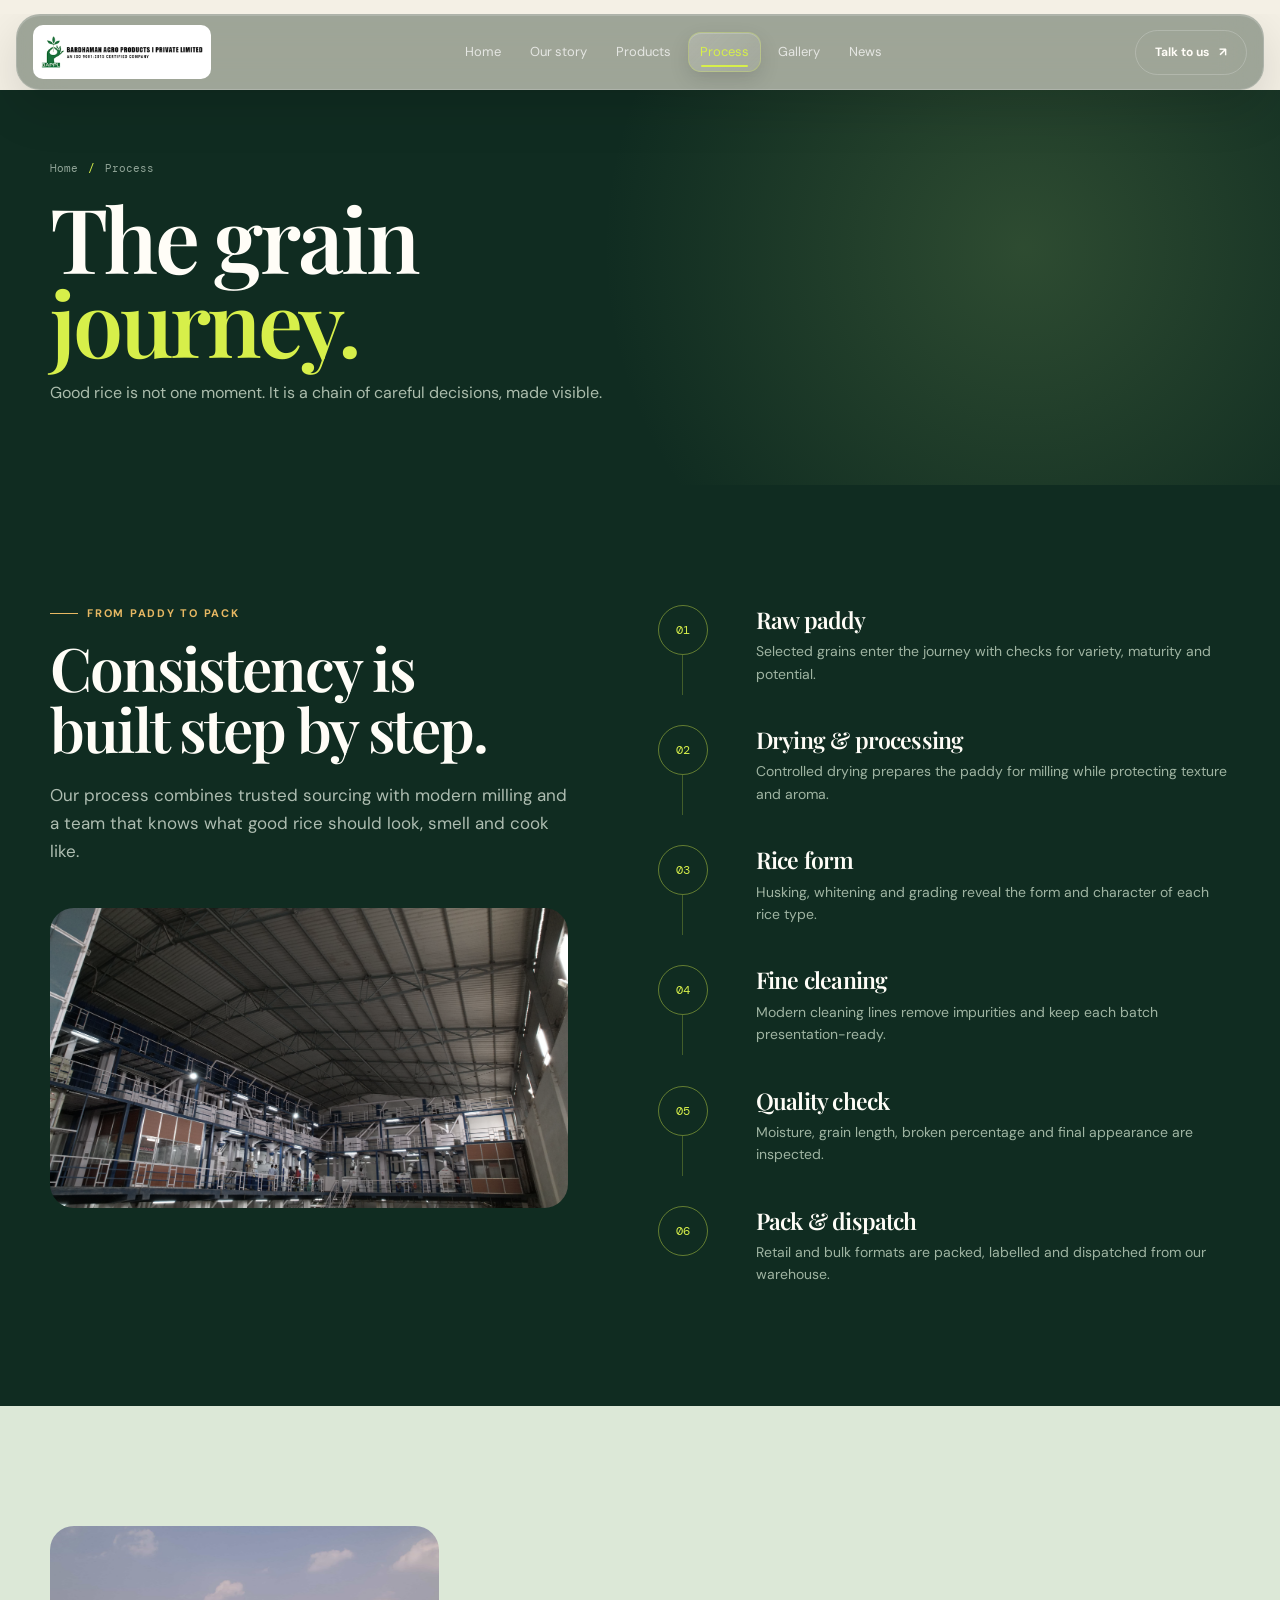
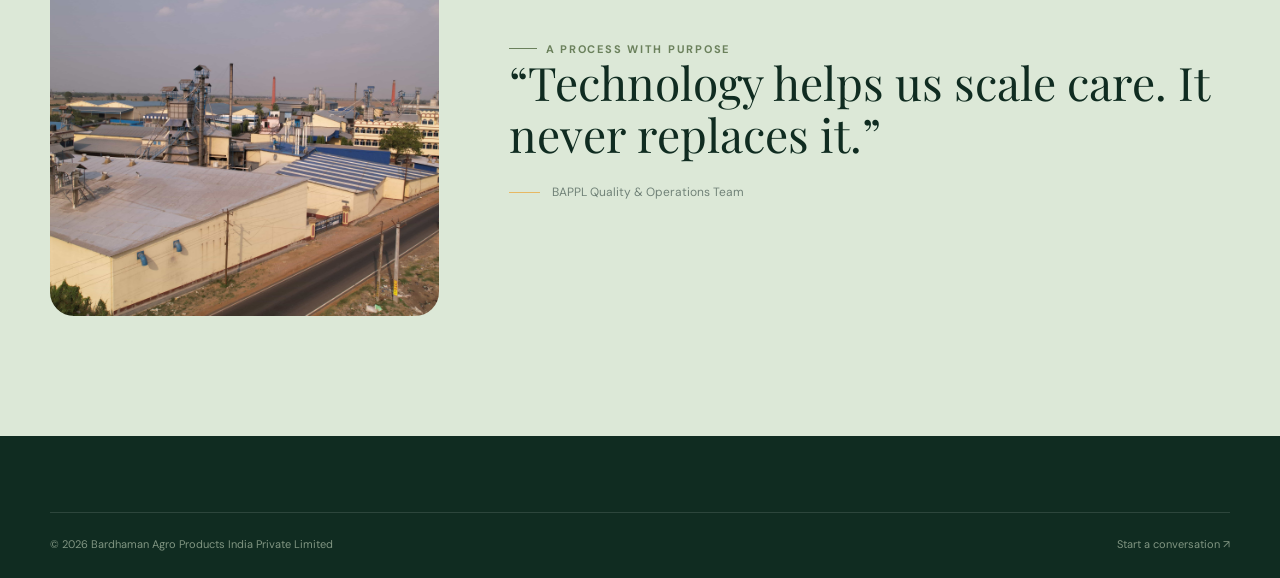
<file: process.html>
<!doctype html>
<html lang="en"><head><meta charset="utf-8"><meta name="viewport" content="width=device-width, initial-scale=1"><meta name="theme-color" content="#102c21"><title>Our process | Bardhaman Agro Products</title><link rel="stylesheet" href="public/styles.css"></head>
<body><div class="site-shell"><header class="topbar" style="background:var(--ink);color:#fff"><div class="container nav"><a class="brand" href="index.html"><img src="public/assets/logo.png" alt="Bardhaman Agro Products"></a><nav class="nav-links"><a href="index.html">Home</a><a href="about.html">Our story</a><a href="products.html">Products</a><a class="active" href="process.html">Process</a><a href="gallery.html">Gallery</a><a href="news.html">News</a></nav><div class="nav-actions"><a class="pill" href="contact.html">Talk to us <span>↗</span></a><button class="menu-toggle" aria-label="Open navigation">☰</button></div></div></header><section class="page-hero"><div class="container"><div class="breadcrumb"><a href="index.html">Home</a><span>/</span>Process</div><h1>The grain<br><em style="color:var(--lime);font-style:normal">journey.</em></h1><p>Good rice is not one moment. It is a chain of careful decisions, made visible.</p></div></section><main><section class="section process-section"><div class="container process-grid"><div class="process-intro"><div class="eyebrow">From paddy to pack</div><h2>Consistency is built step by step.</h2><p class="lede">Our process combines trusted sourcing with modern milling and a team that knows what good rice should look, smell and cook like.</p><div class="process-visual"><img src="public/assets/gallery-2.jpg" alt="Rice processing machinery"></div></div><div class="process-list"><div class="process-item"><div class="process-index">01</div><div><h3>Raw paddy</h3><p>Selected grains enter the journey with checks for variety, maturity and potential.</p></div></div><div class="process-item"><div class="process-index">02</div><div><h3>Drying &amp; processing</h3><p>Controlled drying prepares the paddy for milling while protecting texture and aroma.</p></div></div><div class="process-item"><div class="process-index">03</div><div><h3>Rice form</h3><p>Husking, whitening and grading reveal the form and character of each rice type.</p></div></div><div class="process-item"><div class="process-index">04</div><div><h3>Fine cleaning</h3><p>Modern cleaning lines remove impurities and keep each batch presentation-ready.</p></div></div><div class="process-item"><div class="process-index">05</div><div><h3>Quality check</h3><p>Moisture, grain length, broken percentage and final appearance are inspected.</p></div></div><div class="process-item"><div class="process-index">06</div><div><h3>Pack &amp; dispatch</h3><p>Retail and bulk formats are packed, labelled and dispatched from our warehouse.</p></div></div></div></div></section><section class="section quote-section"><div class="container quote-grid"><div class="quote-image"><img src="public/assets/gallery-1.jpg" alt="Inside BAPPL processing facility"></div><div><div class="eyebrow dark">A process with purpose</div><blockquote>“Technology helps us scale care. It never replaces it.”</blockquote><div class="quote-author">BAPPL Quality &amp; Operations Team</div></div></div></section></main><footer class="footer"><div class="container"><div class="footer-bottom"><span>© <span data-year></span> Bardhaman Agro Products India Private Limited</span><span><a href="contact.html">Start a conversation ↗</a></span></div></div></footer></div><script src="public/app.js"></script></body></html>
</file>
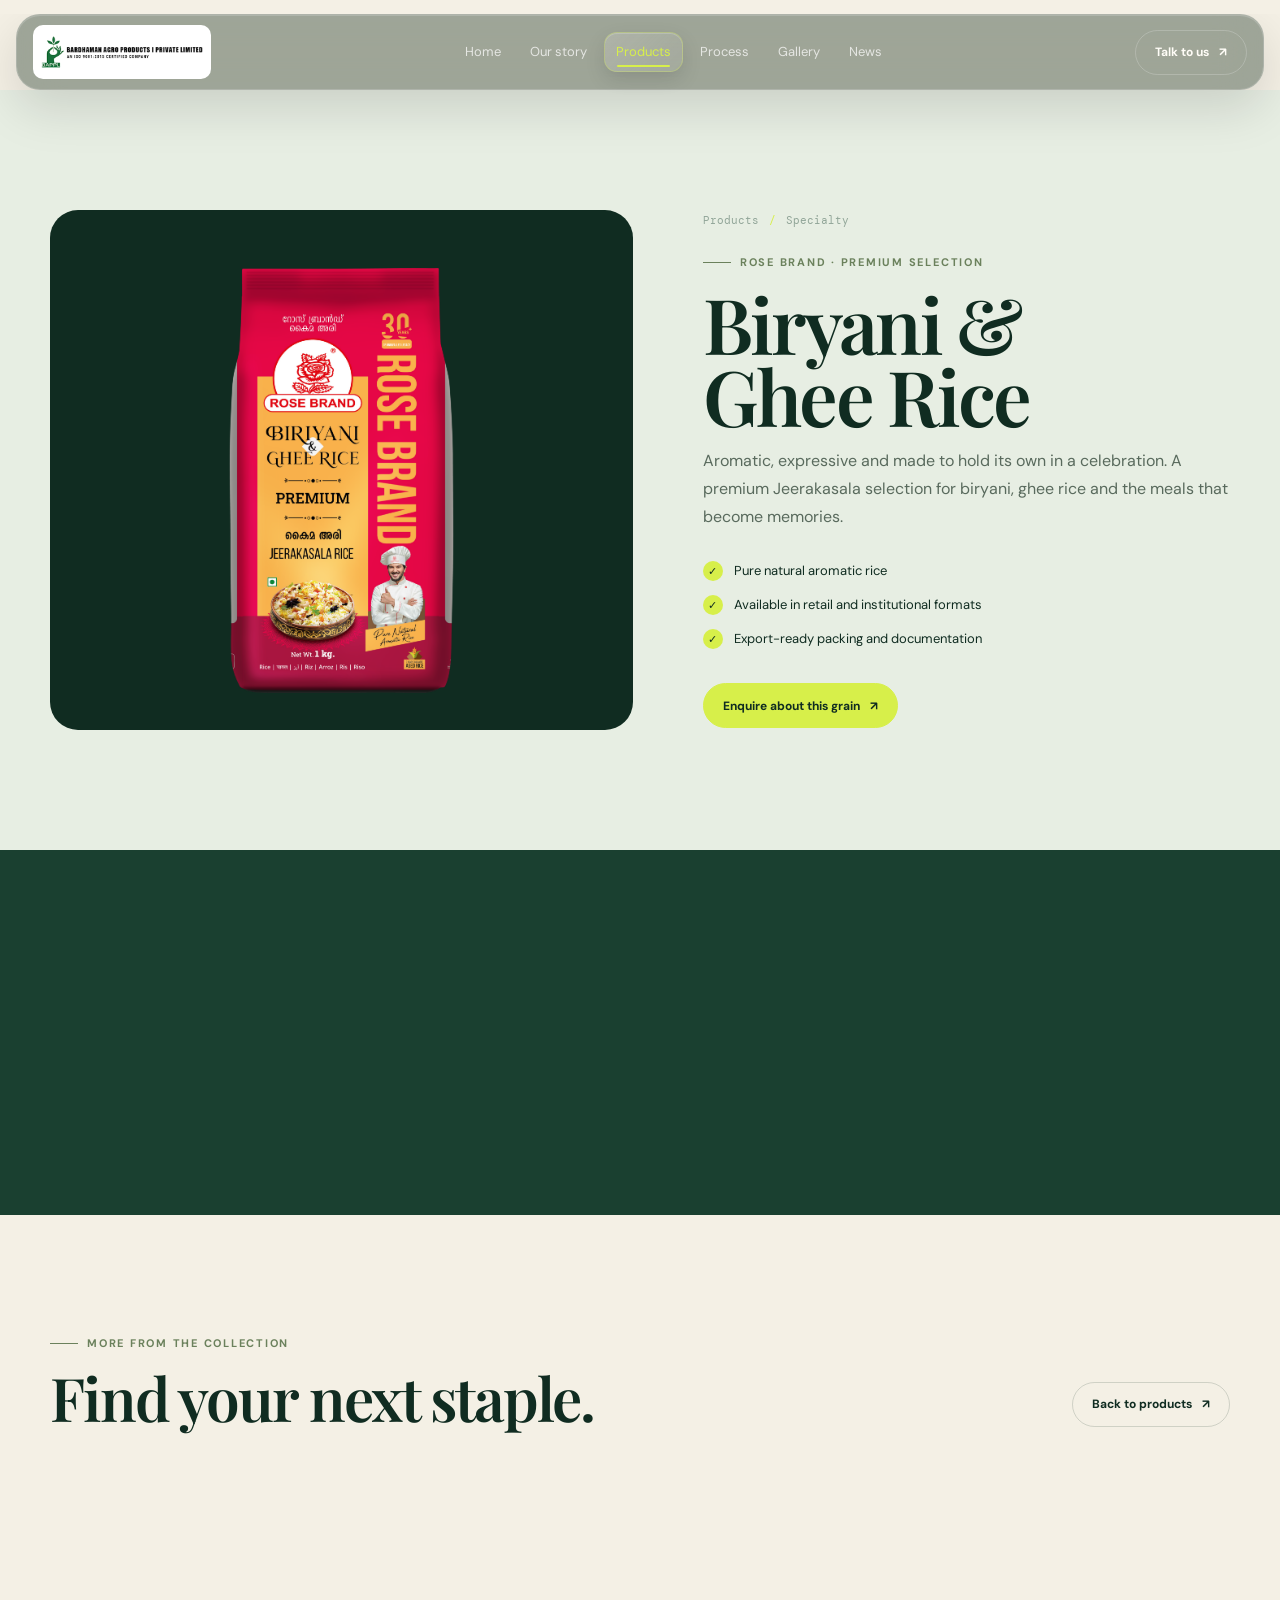
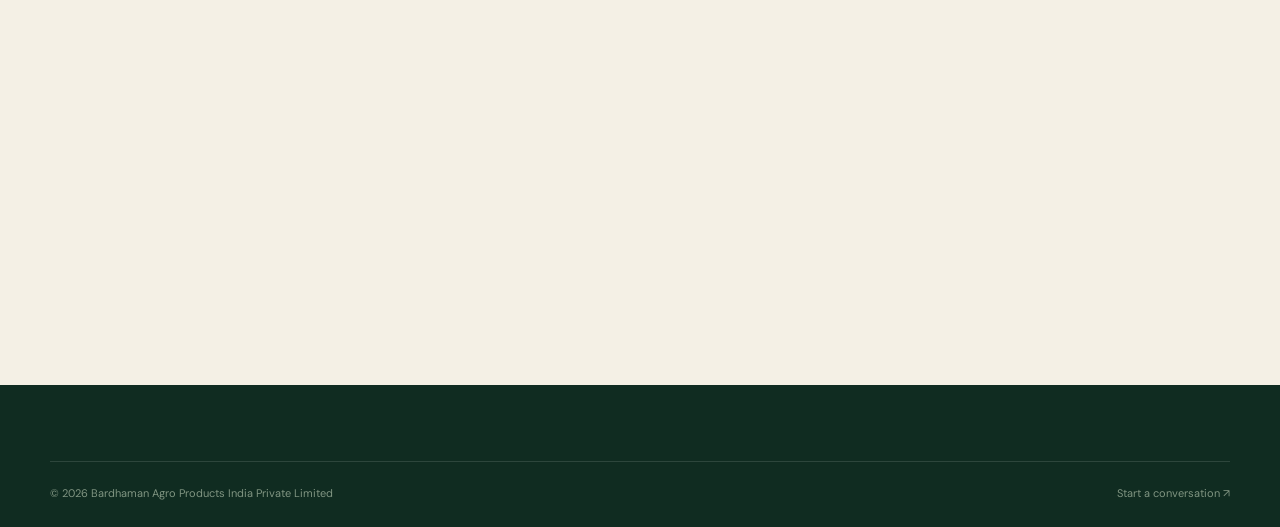
<file: product-detail.html>
<!doctype html>
<html lang="en"><head><meta charset="utf-8"><meta name="viewport" content="width=device-width, initial-scale=1"><meta name="theme-color" content="#102c21"><title>Product detail | Bardhaman Agro Products</title><link rel="stylesheet" href="public/styles.css"></head>
<body><div class="site-shell"><header class="topbar" style="background:var(--ink);color:#fff"><div class="container nav"><a class="brand" href="index.html"><img src="public/assets/logo.png" alt="Bardhaman Agro Products"></a><nav class="nav-links"><a href="index.html">Home</a><a href="about.html">Our story</a><a class="active" href="products.html">Products</a><a href="process.html">Process</a><a href="gallery.html">Gallery</a><a href="news.html">News</a></nav><div class="nav-actions"><a class="pill" href="contact.html">Talk to us <span>↗</span></a><button class="menu-toggle" aria-label="Open navigation">☰</button></div></div></header><main><section class="section product-section"><div class="container story-grid"><div class="story-image"><img src="public/assets/product-biryani.png" alt="Rose Brand Biryani and Ghee Rice"></div><div class="story-copy"><div class="breadcrumb"><a href="products.html">Products</a><span>/</span>Specialty</div><div class="eyebrow dark" style="margin-top:26px">Rose Brand · premium selection</div><h1 style="font-size:clamp(46px,6vw,78px);margin:16px 0">Biryani &amp;<br>Ghee Rice</h1><p>Aromatic, expressive and made to hold its own in a celebration. A premium Jeerakasala selection for biryani, ghee rice and the meals that become memories.</p><div class="check-list"><li>Pure natural aromatic rice</li><li>Available in retail and institutional formats</li><li>Export-ready packing and documentation</li></div><a class="pill lime" href="contact.html">Enquire about this grain <span>↗</span></a></div></div></section><section class="section stat-band"><div class="container stat-grid"><div class="stat"><strong>1kg</strong><span>retail pack shown</span></div><div class="stat"><strong>30kg</strong><span>bulk formats available</span></div><div class="stat"><strong>100%</strong><span>natural aroma</span></div><div class="stat"><strong>01</strong><span>trade enquiry away</span></div></div></section><section class="section"><div class="container section-head"><div><div class="eyebrow dark">More from the collection</div><h2>Find your next staple.</h2></div><a class="pill light" href="products.html">Back to products <span>↗</span></a></div><div class="product-grid container"><a class="product-card" href="product-detail.html"><div class="product-photo"><img src="public/assets/product-kaima.png" alt="Classic Kaima Rice"></div><h3>Classic Kaima</h3><p>Everyday premium · 30 kg</p></a><a class="product-card" href="product-detail.html"><div class="product-photo"><img src="public/assets/product-jeerakasala.jpg" alt="Jeerakasala Rice"></div><h3>Jeerakasala Rice</h3><p>Double Rose · 30 kg</p></a><a class="product-card" href="product-detail.html"><div class="product-photo"><img src="public/assets/product-biryani.png" alt="Premium Basmati Rice"></div><h3>Premium Basmati</h3><p>Export selection · 30 kg</p></a></div></section></main><footer class="footer"><div class="container"><div class="footer-bottom"><span>© <span data-year></span> Bardhaman Agro Products India Private Limited</span><span><a href="contact.html">Start a conversation ↗</a></span></div></div></footer></div><script src="public/app.js"></script></body></html>
</file>
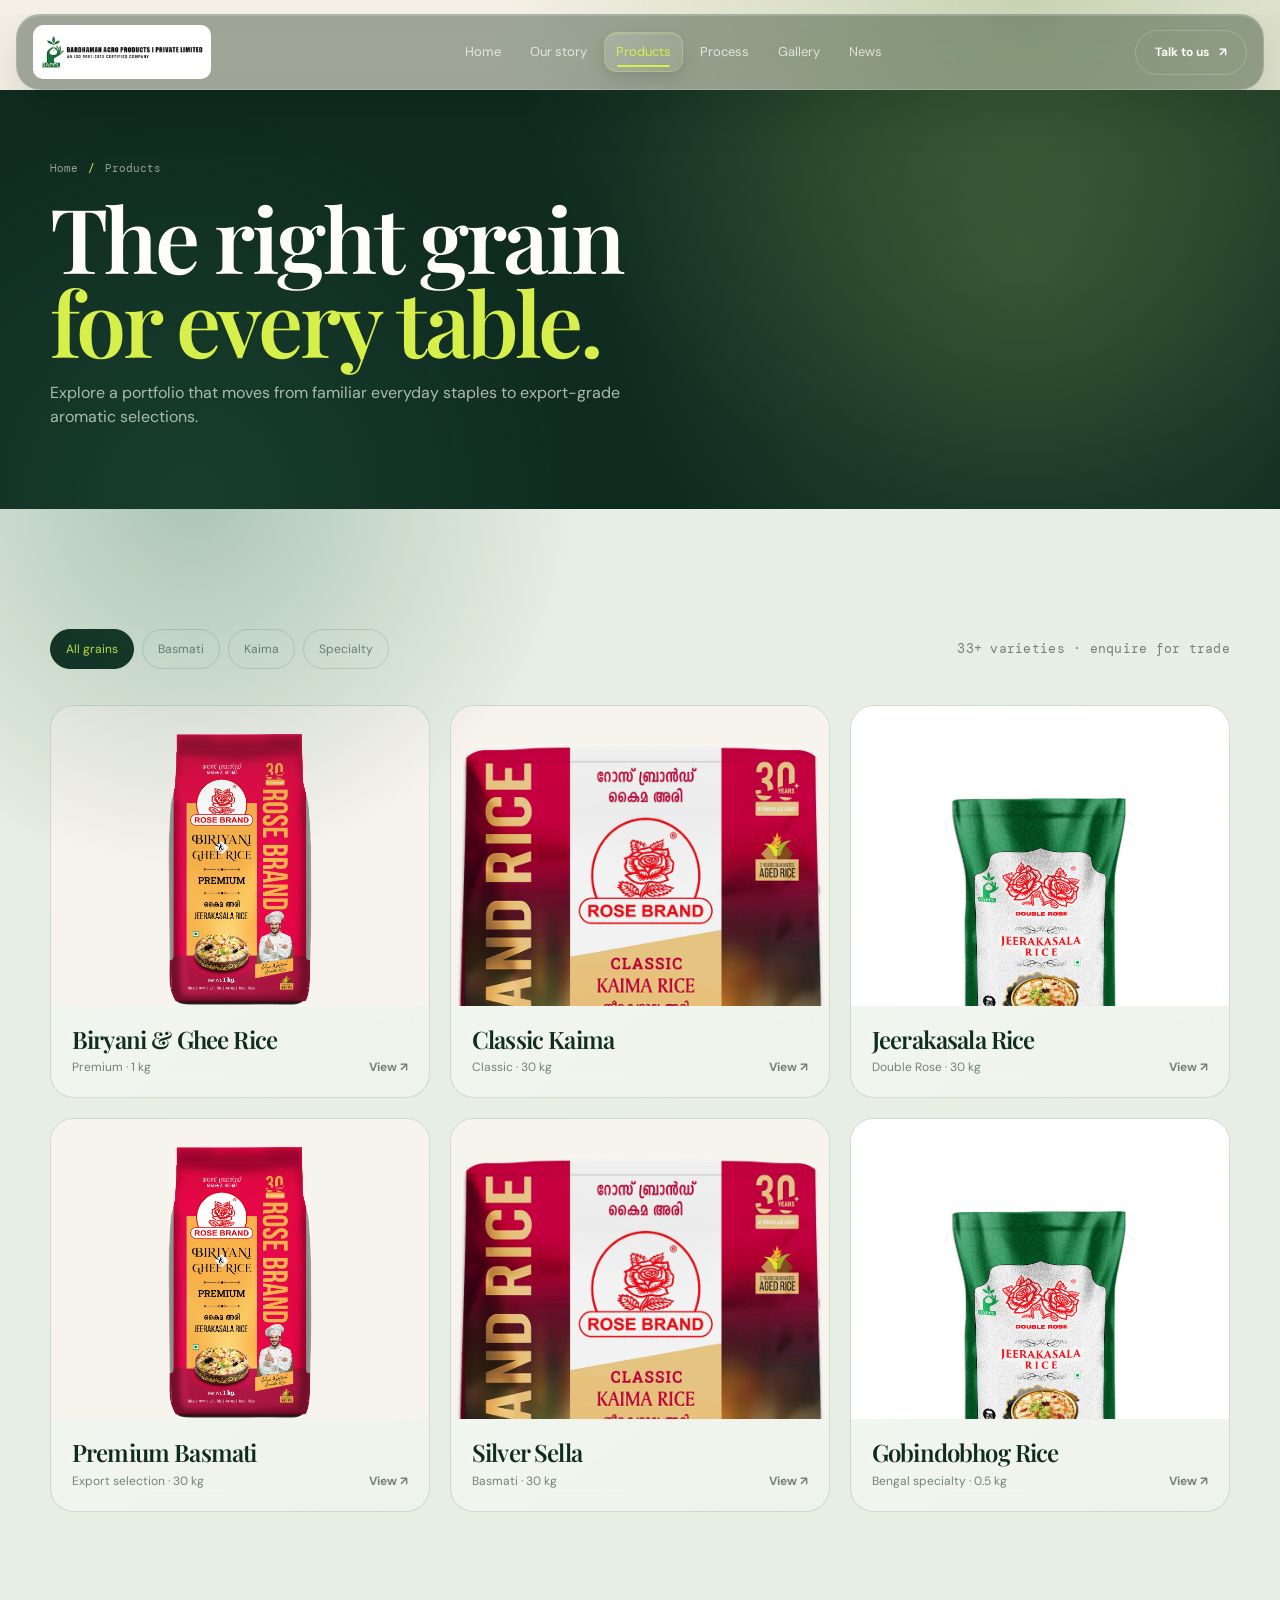
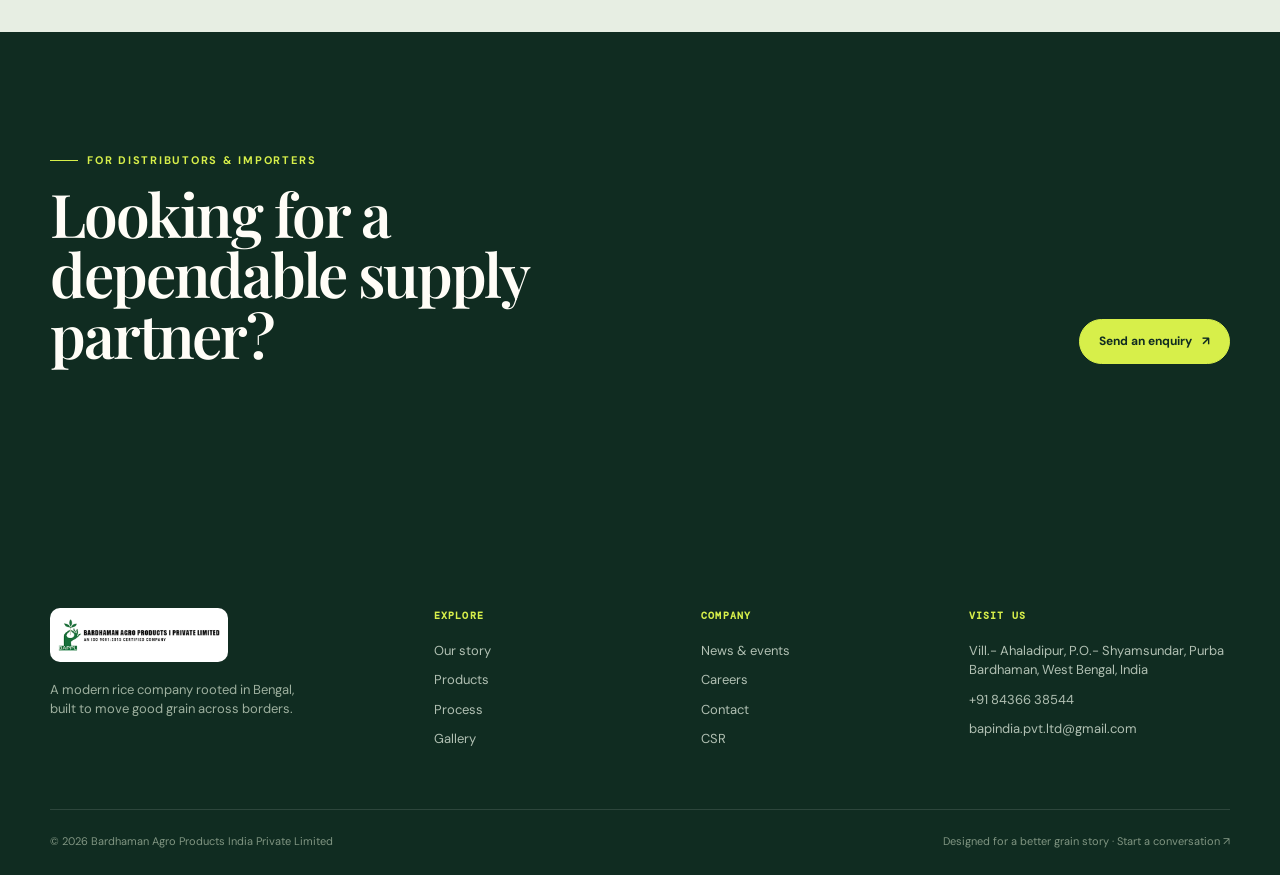
<file: products.html>
<!doctype html>
<html lang="en"><head><meta charset="utf-8"><meta name="viewport" content="width=device-width, initial-scale=1"><meta name="theme-color" content="#102c21"><title>Products | Bardhaman Agro Products</title><link rel="stylesheet" href="public/styles.css"></head>
<body><div class="site-shell"><header class="topbar" style="background:var(--ink);color:#fff"><div class="container nav"><a class="brand" href="index.html"><img src="public/assets/logo.png" alt="Bardhaman Agro Products"></a><nav class="nav-links"><a href="index.html">Home</a><a href="about.html">Our story</a><a class="active" href="products.html">Products</a><a href="process.html">Process</a><a href="gallery.html">Gallery</a><a href="news.html">News</a></nav><div class="nav-actions"><a class="pill" href="contact.html">Talk to us <span>↗</span></a><button class="menu-toggle" aria-label="Open navigation">☰</button></div></div></header><section class="page-hero"><div class="container"><div class="breadcrumb"><a href="index.html">Home</a><span>/</span>Products</div><h1>The right grain<br><em style="color:var(--lime);font-style:normal">for every table.</em></h1><p>Explore a portfolio that moves from familiar everyday staples to export-grade aromatic selections.</p></div></section><main><section class="section product-section"><div class="container"><div class="filter-bar"><div class="filter-tabs"><button class="filter-tab active" data-filter="all">All grains</button><button class="filter-tab" data-filter="basmati">Basmati</button><button class="filter-tab" data-filter="kaima">Kaima</button><button class="filter-tab" data-filter="specialty">Specialty</button></div><span class="small mono">33+ varieties · enquire for trade</span></div><div class="catalog-grid"><a class="catalog-card" data-category="specialty" href="product-detail.html"><div class="product-photo"><img src="public/assets/product-biryani.png" alt="Biryani and Ghee Rice"></div><div class="catalog-info"><h3>Biryani &amp; Ghee Rice</h3><div class="catalog-meta"><span>Premium · 1 kg</span><strong>View ↗</strong></div></div></a><a class="catalog-card" data-category="kaima" href="product-detail.html"><div class="product-photo"><img src="public/assets/product-kaima.png" alt="Classic Kaima Rice"></div><div class="catalog-info"><h3>Classic Kaima</h3><div class="catalog-meta"><span>Classic · 30 kg</span><strong>View ↗</strong></div></div></a><a class="catalog-card" data-category="specialty" href="product-detail.html"><div class="product-photo"><img src="public/assets/product-jeerakasala.jpg" alt="Jeerakasala Rice"></div><div class="catalog-info"><h3>Jeerakasala Rice</h3><div class="catalog-meta"><span>Double Rose · 30 kg</span><strong>View ↗</strong></div></div></a><a class="catalog-card" data-category="basmati" href="product-detail.html"><div class="product-photo"><img src="public/assets/product-biryani.png" alt="Premium Basmati Rice"></div><div class="catalog-info"><h3>Premium Basmati</h3><div class="catalog-meta"><span>Export selection · 30 kg</span><strong>View ↗</strong></div></div></a><a class="catalog-card" data-category="basmati" href="product-detail.html"><div class="product-photo"><img src="public/assets/product-kaima.png" alt="Silver Sella Basmati Rice"></div><div class="catalog-info"><h3>Silver Sella</h3><div class="catalog-meta"><span>Basmati · 30 kg</span><strong>View ↗</strong></div></div></a><a class="catalog-card" data-category="specialty" href="product-detail.html"><div class="product-photo"><img src="public/assets/product-jeerakasala.jpg" alt="Gobindobhog Rice"></div><div class="catalog-info"><h3>Gobindobhog Rice</h3><div class="catalog-meta"><span>Bengal specialty · 0.5 kg</span><strong>View ↗</strong></div></div></a></div></div></section><section class="section dark-section"><div class="container section-head light"><div><div class="eyebrow">For distributors &amp; importers</div><h2>Looking for a dependable supply partner?</h2></div><a class="pill lime" href="contact.html">Send an enquiry <span>↗</span></a></div></section></main><footer class="footer"><div class="container"><div class="footer-top"><div class="footer-brand"><a class="brand" href="index.html"><img src="public/assets/logo.png" alt="Bardhaman Agro Products"></a><p>A modern rice company rooted in Bengal, built to move good grain across borders.</p></div><div><h4>Explore</h4><div class="footer-links"><a href="about.html">Our story</a><a href="products.html">Products</a><a href="process.html">Process</a><a href="gallery.html">Gallery</a></div></div><div><h4>Company</h4><div class="footer-links"><a href="news.html">News &amp; events</a><a href="contact.html">Careers</a><a href="contact.html">Contact</a><a href="contact.html">CSR</a></div></div><div><h4>Visit us</h4><div class="footer-links"><span>Vill.- Ahaladipur, P.O.- Shyamsundar, Purba Bardhaman, West Bengal, India</span><a href="tel:+918436638544">+91 84366 38544</a><a href="mailto:bapindia.pvt.ltd@gmail.com">bapindia.pvt.ltd@gmail.com</a></div></div></div><div class="footer-bottom"><span>© <span data-year></span> Bardhaman Agro Products India Private Limited</span><span>Designed for a better grain story · <a href="contact.html">Start a conversation ↗</a></span></div></div></footer></div><script src="public/app.js"></script></body></html>
</file>
<file: public/styles.css>
@import url('https://fonts.googleapis.com/css2?family=DM+Mono:wght@400;500&family=DM+Sans:wght@400;500;600;700&family=Playfair+Display:wght@500;600;700&display=swap');

:root {
  --ink: #102c21;
  --ink-2: #1a4030;
  --paper: #f4f0e5;
  --paper-2: #e8eee5;
  --lime: #d7ef4a;
  --gold: #e7b863;
  --white: #fffdf7;
  --muted: #718278;
  --line: rgba(16, 44, 33, .14);
  --glass-dark: rgba(255, 255, 255, .09);
  --glass-light: rgba(255, 255, 255, .56);
  --radius-lg: 28px;
  --radius-md: 18px;
  --shadow: 0 24px 60px rgba(24, 53, 38, .16);
}

* { box-sizing: border-box; }
html { scroll-behavior: smooth; }
body {
  margin: 0;
  color: var(--ink);
  background: var(--paper);
  font-family: 'DM Sans', Arial, sans-serif;
  line-height: 1.5;
}
a { color: inherit; text-decoration: none; }
button, input, textarea, select { font: inherit; }
button { cursor: pointer; }
img { max-width: 100%; display: block; }

.site-shell { overflow: clip; min-height: 100vh; }
.container { width: min(1180px, calc(100% - 48px)); margin: 0 auto; }
.eyebrow { display: flex; align-items: center; gap: 9px; color: var(--gold); font-size: 11px; font-weight: 700; letter-spacing: .16em; text-transform: uppercase; }
.eyebrow::before { width: 28px; height: 1px; background: currentColor; content: ''; }
.eyebrow.dark { color: #6b815c; }
h1, h2, h3, h4, p { margin-top: 0; }
h1, h2, h3 { font-family: 'Playfair Display', Georgia, serif; font-weight: 600; letter-spacing: -.035em; }
h1 { font-size: clamp(52px, 7vw, 94px); line-height: .94; }
h2 { font-size: clamp(36px, 4.7vw, 64px); line-height: 1; }
h3 { font-size: 28px; line-height: 1.06; }
.lede { color: #aebdb1; font-size: 17px; line-height: 1.65; }
.dark-copy { color: #aebdb1; }
.small { color: var(--muted); font-size: 13px; }
.mono { font-family: 'DM Mono', monospace; letter-spacing: .02em; }

.glass-dark, .glass-light { position: relative; overflow: hidden; border: 1px solid rgba(255,255,255,.18); backdrop-filter: blur(22px) saturate(145%); -webkit-backdrop-filter: blur(22px) saturate(145%); isolation: isolate; }
.glass-dark::before, .glass-light::before { position: absolute; z-index: -1; inset: -100% -30%; background: linear-gradient(115deg, transparent 38%, rgba(255,255,255,.24) 48%, transparent 58%); content: ''; transform: translateX(-45%); transition: transform .8s ease; pointer-events: none; }
.glass-dark:hover::before, .glass-light:hover::before { transform: translateX(45%); }
.glass-dark { background: linear-gradient(145deg, rgba(255,255,255,.16), rgba(255,255,255,.05)); box-shadow: inset 0 1px rgba(255,255,255,.18), inset 0 -1px rgba(0,0,0,.12), 0 20px 60px rgba(0,0,0,.14); }
.glass-light { background: linear-gradient(145deg, rgba(255,255,255,.72), rgba(255,255,255,.28)); border-color: rgba(16,44,33,.1); box-shadow: inset 0 1px rgba(255,255,255,.9), inset 0 -1px rgba(16,44,33,.07), 0 20px 55px rgba(22,64,39,.1); }

.hero, .dark-section { background: var(--ink); color: var(--white); }
.hero { position: relative; display: flow-root; min-height: 780px; isolation: isolate; }
.hero::before, .dark-section::before { position: absolute; inset: 0; background: radial-gradient(circle at 80% 0%, rgba(112, 151, 78, .32), transparent 38%), radial-gradient(circle at 15% 55%, rgba(42, 106, 74, .3), transparent 32%); pointer-events: none; content: ''; }
.hero::after { position: absolute; right: -10%; bottom: -42%; width: 70%; height: 80%; border: 1px solid rgba(215,239,74,.18); border-radius: 50%; transform: rotate(-12deg); content: ''; pointer-events: none; }
.topbar { position: sticky; top: 14px; z-index: 20; width: min(1280px, calc(100% - 32px)); margin: 14px auto 0; padding: 10px 16px; border: 1px solid rgba(255,255,255,.17); border-radius: 24px; background: rgba(16,44,33,.38) !important; box-shadow: 0 18px 50px rgba(0,0,0,.13), inset 0 1px rgba(255,255,255,.18); backdrop-filter: blur(22px) saturate(145%); -webkit-backdrop-filter: blur(22px) saturate(145%); transition: background .35s ease, border-color .35s ease, box-shadow .35s ease, transform .35s ease; }
.topbar.is-scrolled { border-color: rgba(215,239,74,.32); background: rgba(16,44,33,.75) !important; box-shadow: 0 20px 60px rgba(0,0,0,.22), inset 0 1px rgba(255,255,255,.22); }
.topbar .container { width: 100%; }
.nav { display: flex; align-items: center; justify-content: space-between; gap: 24px; }
.brand { display: flex; align-items: center; gap: 10px; color: var(--white); }
.brand img { width: 178px; height: 54px; object-fit: contain; border-radius: 10px; background: #fff; padding: 3px 8px; }
.brand-fallback { display: none; font-family: 'Playfair Display', serif; font-size: 20px; }
.nav-links { display: flex; align-items: center; gap: 5px; font-size: 13px; color: rgba(255,255,255,.72); }
.nav-links a { position: relative; padding: 9px 11px; border: 1px solid transparent; border-radius: 13px; transition: color .25s ease, background .25s ease, border-color .25s ease, box-shadow .25s ease, transform .25s ease; }
.nav-links a::after { position: absolute; right: 12px; bottom: 4px; left: 12px; height: 2px; border-radius: 2px; background: var(--lime); content: ''; opacity: 0; transform: scaleX(.3); transition: opacity .25s ease, transform .25s ease; }
.nav-links a:hover { color: var(--lime); background: rgba(255,255,255,.09); border-color: rgba(255,255,255,.14); transform: translateY(-1px); }
.nav-links a:hover::after, .nav-links a.active::after { opacity: 1; transform: scaleX(1); }
.nav-links a.active { color: var(--lime); border-color: rgba(215,239,74,.28); background: linear-gradient(135deg, rgba(255,255,255,.16), rgba(255,255,255,.05)); box-shadow: inset 0 1px rgba(255,255,255,.18), 0 8px 20px rgba(0,0,0,.12); }
.nav-actions { display: flex; align-items: center; gap: 12px; }
.pill { display: inline-flex; align-items: center; justify-content: center; gap: 10px; min-height: 45px; padding: 0 19px; border: 1px solid rgba(255,255,255,.2); border-radius: 100px; color: var(--white); font-size: 12px; font-weight: 700; transition: transform .25s ease, background .25s ease, color .25s ease, box-shadow .25s ease; }
.pill:hover { transform: translateY(-2px); }
.pill span { display: inline-block; transition: transform .25s ease; }
.pill:hover span { transform: translate(3px, -2px); }
.pill.lime { border-color: var(--lime); background: var(--lime); color: var(--ink); }
.pill.lime:hover { background: #e4f866; }
.pill.light { border-color: rgba(16,44,33,.16); color: var(--ink); }
.pill.light:hover { background: rgba(255,255,255,.6); }
.menu-toggle { display: none; width: 44px; height: 44px; border: 1px solid rgba(255,255,255,.2); border-radius: 50%; background: transparent; color: white; }

.hero-content { position: relative; z-index: 1; display: grid; grid-template-columns: .95fr 1.05fr; align-items: center; gap: 70px; padding: 88px 0 100px; }
.hero-copy { max-width: 580px; }
.hero h1 { margin: 22px 0 25px; max-width: 630px; }
.hero h1 em { color: var(--lime); font-style: normal; }
.hero-copy .lede { max-width: 480px; }
.hero-cta { display: flex; gap: 12px; margin-top: 34px; flex-wrap: wrap; }
.hero-meta { display: flex; gap: 28px; margin-top: 55px; color: #b6c7b9; font-size: 12px; }
.hero-meta strong { display: block; margin-bottom: 4px; color: var(--white); font-family: 'Playfair Display', serif; font-size: 24px; }
.hero-visual { position: relative; min-height: 510px; }
.hero-image { position: absolute; inset: 0 0 50px 75px; overflow: hidden; border-radius: 34px; transform: translate3d(var(--parallax-x, 0px), var(--parallax-y, 0px), 0) rotate(2.5deg); background: #8aa379; box-shadow: 0 34px 80px rgba(0,0,0,.25); transition: transform .35s cubic-bezier(.2,.75,.25,1), box-shadow .35s ease; }
.hero-image::after { position: absolute; inset: 0; background: linear-gradient(145deg, rgba(13,42,31,.06), rgba(13,42,31,.52)); content: ''; }
.hero-image img { width: 100%; height: 100%; object-fit: cover; }
.hero-product { position: absolute; z-index: 2; right: -18px; bottom: 0; width: 180px; height: 270px; padding: 14px; border: 1px solid rgba(255,255,255,.65); border-radius: 23px; transform: rotate(-7deg); background: linear-gradient(145deg, rgba(255,255,255,.82), rgba(244,240,229,.58)); box-shadow: var(--shadow); backdrop-filter: blur(16px); transition: transform .35s ease, box-shadow .35s ease; }
.hero-visual:hover .hero-product { transform: translateY(-8px) rotate(-5deg); box-shadow: 0 30px 70px rgba(0,0,0,.3); }
.hero-product img { width: 100%; height: 100%; object-fit: contain; border-radius: 15px; background: #fff; }
.hero-badge { position: absolute; z-index: 3; top: 22px; left: 25px; display: grid; place-items: center; width: 108px; height: 108px; border: 1px solid rgba(255,255,255,.35); border-radius: 50%; background: rgba(19,55,40,.55); color: var(--lime); font-family: 'Playfair Display', serif; font-size: 29px; line-height: .88; text-align: center; transform: rotate(-9deg); box-shadow: inset 0 1px rgba(255,255,255,.3), 0 14px 35px rgba(0,0,0,.16); backdrop-filter: blur(14px); animation: float 5s ease-in-out infinite; }
.hero-badge small { display: block; margin-top: 6px; color: white; font-family: 'DM Mono', monospace; font-size: 8px; letter-spacing: .08em; text-transform: uppercase; }
.floating-note { position: absolute; z-index: 3; left: -20px; bottom: 45px; max-width: 190px; padding: 16px; border-radius: 16px; color: white; font-size: 11px; line-height: 1.45; }
.floating-note strong { display: block; margin-bottom: 7px; color: var(--lime); font-size: 15px; }

.ticker { border-top: 1px solid rgba(255,255,255,.12); border-bottom: 1px solid rgba(255,255,255,.12); background: #16372a; color: #b1c0ae; }
.ticker-track { display: flex; justify-content: space-between; gap: 30px; padding: 16px 0; font-family: 'DM Mono', monospace; font-size: 10px; letter-spacing: .1em; text-transform: uppercase; }
.ticker-track span::before { display: inline-block; width: 5px; height: 5px; margin: 0 12px 2px 0; border-radius: 50%; background: var(--lime); content: ''; }

.section { padding: 120px 0; }
.section.compact { padding: 86px 0; }
.section-head { display: flex; align-items: end; justify-content: space-between; gap: 30px; margin-bottom: 48px; }
.section-head h2 { max-width: 630px; margin: 15px 0 0; }
.section-head p { max-width: 370px; margin: 0; color: var(--muted); font-size: 15px; }
.section-head.light p { color: #aebdb1; }
.section-head.light .eyebrow { color: var(--lime); }

.intro-grid { display: grid; grid-template-columns: 1.05fr .95fr; align-items: center; gap: 90px; }
.intro-image { position: relative; min-height: 550px; padding: 20px; border-radius: var(--radius-lg); background: #d9e4d6; }
.intro-image > img { width: 100%; height: 510px; object-fit: cover; border-radius: 18px; }
.image-caption { position: absolute; right: -25px; bottom: 30px; max-width: 210px; padding: 18px; border-radius: 16px; color: var(--ink); font-size: 12px; line-height: 1.45; transition: transform .3s ease, box-shadow .3s ease; }
.intro-image:hover .image-caption { transform: translateY(-8px) rotate(-1deg); box-shadow: 0 28px 55px rgba(22,64,39,.18); }
.image-caption strong { display: block; margin-bottom: 4px; font-family: 'Playfair Display', serif; font-size: 21px; }
.intro-copy h2 { max-width: 550px; margin: 17px 0 22px; }
.intro-copy > p { max-width: 500px; color: #596a5d; font-size: 16px; line-height: 1.7; }
.check-list { display: grid; gap: 14px; margin: 30px 0 34px; padding: 0; list-style: none; }
.check-list li { display: flex; gap: 11px; align-items: center; font-size: 13px; }
.check-list li::before { display: grid; place-items: center; width: 20px; height: 20px; border-radius: 50%; background: var(--lime); color: var(--ink); font-size: 11px; content: '✓'; }

.stat-band { color: var(--white); background: var(--ink-2); }
.stat-grid { display: grid; grid-template-columns: repeat(4, 1fr); gap: 20px; }
.stat { padding: 27px 0; border-right: 1px solid rgba(255,255,255,.13); transition: transform .3s ease, padding-left .3s ease; }
.stat:hover { padding-left: 10px; transform: translateY(-4px); }
.stat:last-child { border-right: 0; }
.stat strong { display: block; color: var(--lime); font-family: 'Playfair Display', serif; font-size: 44px; line-height: 1; }
.stat span { display: block; margin-top: 9px; color: #b2c4b3; font-size: 12px; }

.journey-section { position: relative; overflow: clip; padding: 150px 0 120px; background: #16372a; color: var(--white); }
.journey-section::before { position: absolute; top: -16%; right: -10%; width: 60%; height: 65%; border: 1px solid rgba(215,239,74,.16); border-radius: 50%; transform: rotate(-18deg); content: ''; pointer-events: none; }
.journey-section::after { position: absolute; bottom: -30%; left: -15%; width: 58%; height: 65%; background: radial-gradient(circle, rgba(123,157,91,.24), transparent 65%); content: ''; pointer-events: none; }
.journey-layout { position: relative; z-index: 1; display: grid; grid-template-columns: .95fr 1.05fr; gap: 90px; align-items: start; }
.journey-sticky { position: sticky; top: 118px; align-self: start; }
.journey-visual { position: relative; height: 530px; overflow: hidden; border-radius: 30px; background: #759474; box-shadow: 0 28px 80px rgba(0,0,0,.2); }
.journey-glow { position: absolute; z-index: 1; top: -30%; right: -14%; width: 62%; height: 66%; border-radius: 50%; background: rgba(215,239,74,.22); filter: blur(30px); pointer-events: none; }
.journey-art { position: relative; z-index: 2; width: 100%; height: 100%; display: block; }
.journey-layer { opacity: 0; transform: translateY(26px) scale(.95); transform-box: fill-box; transform-origin: center; transition: opacity .65s ease, transform .8s cubic-bezier(.2,.75,.25,1); }
.journey-visual[data-stage="0"] .layer-bed, .journey-visual[data-stage="1"] .layer-sprout, .journey-visual[data-stage="2"] .layer-mature, .journey-visual[data-stage="3"] .layer-rice, .journey-visual[data-stage="4"] .layer-logistics, .journey-visual[data-stage="5"] .layer-export { opacity: 1; transform: translateY(0) scale(1); }
.journey-visual[data-stage="0"] .layer-bed { animation: bed-breathe 4s ease-in-out infinite; }
.journey-visual[data-stage="1"] .layer-sprout { animation: sprout-sway 3.5s ease-in-out infinite; }
.journey-visual[data-stage="2"] .layer-mature { animation: crop-sway 4.5s ease-in-out infinite; }
.journey-visual[data-stage="3"] .journey-steam { animation: steam-rise 2.8s ease-in-out infinite; transform-origin: center; }
.journey-visual[data-stage="4"] .journey-truck { animation: drive-in 1.1s cubic-bezier(.2,.75,.25,1) both; }
.journey-visual[data-stage="5"] .journey-plane { animation: fly-in 1.1s cubic-bezier(.2,.75,.25,1) both; }
.journey-stage-label { position: absolute; z-index: 5; right: 22px; bottom: 22px; left: 22px; display: flex; align-items: center; gap: 12px; width: max-content; max-width: calc(100% - 44px); padding: 10px 15px 10px 10px; border: 1px solid rgba(255,255,255,.23); border-radius: 100px; background: rgba(16,44,33,.5); color: white; font-size: 13px; backdrop-filter: blur(18px); }
.journey-stage-number { display: grid; place-items: center; width: 30px; height: 30px; border-radius: 50%; background: var(--lime); color: var(--ink); font-family: 'DM Mono', monospace; font-size: 11px; font-weight: 700; }
.journey-progress { height: 3px; margin: 20px 14px 0; overflow: hidden; border-radius: 3px; background: rgba(255,255,255,.15); }
.journey-progress-fill { display: block; width: 0; height: 100%; border-radius: inherit; background: var(--lime); transition: width .65s cubic-bezier(.2,.75,.25,1); }
.journey-copy h2 { max-width: 620px; margin: 16px 0 20px; }
.journey-intro { max-width: 500px; margin-bottom: 38px; color: #afc0b1; font-size: 16px; line-height: 1.7; }
.journey-steps { border-top: 1px solid rgba(255,255,255,.16); }
.journey-step { display: grid; grid-template-columns: 58px 1fr; gap: 22px; min-height: 42vh; padding: 70px 0; border-bottom: 1px solid rgba(255,255,255,.16); opacity: .42; transition: opacity .5s ease, transform .5s ease; }
.journey-step.is-active { opacity: 1; transform: translateX(8px); }
.journey-step-number { display: grid; place-items: center; width: 42px; height: 42px; border: 1px solid rgba(215,239,74,.42); border-radius: 50%; color: var(--lime); font-family: 'DM Mono', monospace; font-size: 11px; transition: background .35s ease, color .35s ease, box-shadow .35s ease; }
.journey-step.is-active .journey-step-number { background: var(--lime); color: var(--ink); box-shadow: 0 0 0 9px rgba(215,239,74,.1); }
.journey-step h3 { margin: 0 0 10px; color: var(--white); font-size: 31px; }
.journey-step p { max-width: 410px; margin: 0; color: #a9bcae; font-size: 15px; line-height: 1.7; }
@keyframes drive-in { from { transform: translateX(-100px); } to { transform: translateX(0); } }
@keyframes fly-in { from { transform: translate(-110px, 55px) rotate(-8deg); } to { transform: translate(0, 0) rotate(0); } }
@keyframes bed-breathe { 0%, 100% { transform: translateY(0) scale(1); } 50% { transform: translateY(-3px) scale(1.01); } }
@keyframes sprout-sway { 0%, 100% { transform: translateY(0) rotate(0); } 50% { transform: translateY(-2px) rotate(1deg); } }
@keyframes crop-sway { 0%, 100% { transform: translateY(0) rotate(0); } 50% { transform: translateY(-2px) rotate(-1deg); } }
@keyframes steam-rise { 0%, 100% { opacity: .38; transform: translateY(7px); } 50% { opacity: .85; transform: translateY(-7px); } }

.product-section { background: #e7eee3; }
.product-grid { display: grid; grid-template-columns: repeat(4, 1fr); gap: 18px; }
.product-card { position: relative; min-height: 390px; padding: 14px; overflow: hidden; border: 1px solid rgba(16,44,33,.1); border-radius: 22px; background: linear-gradient(145deg, rgba(255,255,255,.62), rgba(255,255,255,.28)); backdrop-filter: blur(12px); transition: transform .35s cubic-bezier(.2,.75,.25,1), box-shadow .35s ease, border-color .35s ease; }
.product-card:hover { transform: translateY(-10px) rotate(.35deg); border-color: rgba(116,147,95,.45); box-shadow: 0 28px 65px rgba(22,64,39,.2); }
.product-card.featured { background: var(--ink); color: var(--white); }
.product-photo { display: grid; place-items: center; height: 238px; overflow: hidden; border-radius: 16px; background: #f7f4ed; }
.product-photo img { width: 100%; height: 100%; object-fit: contain; }
.product-card h3 { margin: 19px 3px 5px; font-size: 21px; }
.product-card p { margin: 0 3px; color: var(--muted); font-size: 12px; }
.product-card.featured p { color: #aab9ac; }
.product-arrow { position: absolute; right: 17px; bottom: 16px; display: grid; place-items: center; width: 32px; height: 32px; border: 1px solid rgba(16,44,33,.15); border-radius: 50%; font-size: 16px; }
.product-card.featured .product-arrow { border-color: rgba(215,239,74,.55); color: var(--lime); }

.process-section { position: relative; background: var(--ink); color: var(--white); }
.process-grid { display: grid; grid-template-columns: .95fr 1.05fr; gap: 90px; align-items: start; }
.process-intro { position: sticky; top: 40px; }
.process-intro h2 { max-width: 480px; margin: 16px 0 23px; }
.process-visual { position: relative; height: 300px; margin-top: 43px; overflow: hidden; border-radius: 24px; }
.process-visual img { width: 100%; height: 100%; object-fit: cover; filter: saturate(.7); }
.process-list { display: grid; gap: 0; }
.process-item { display: grid; grid-template-columns: 75px 1fr; gap: 23px; padding: 0 0 40px; }
.process-item:last-child { padding-bottom: 0; }
.process-index { display: grid; place-items: center; width: 50px; height: 50px; border: 1px solid rgba(215,239,74,.42); border-radius: 50%; color: var(--lime); font-family: 'DM Mono', monospace; font-size: 12px; }
.process-item h3 { margin: 3px 0 8px; color: var(--white); font-size: 23px; }
.process-item p { margin: 0; color: #9fb4a2; font-size: 14px; line-height: 1.6; }
.process-item:not(:last-child) .process-index::after { position: absolute; width: 1px; height: 40px; margin-top: 90px; background: rgba(215,239,74,.25); content: ''; }

.quote-section { background: #dce8d7; }
.quote-grid { display: grid; grid-template-columns: .7fr 1.3fr; align-items: center; gap: 70px; }
.quote-image { height: 390px; overflow: hidden; border-radius: 24px; }
.quote-image img { width: 100%; height: 100%; object-fit: cover; }
blockquote { margin: 0 0 23px; font-family: 'Playfair Display', serif; font-size: clamp(28px, 3.6vw, 48px); line-height: 1.12; }
.quote-author { display: flex; align-items: center; gap: 12px; color: var(--muted); font-size: 12px; }
.quote-author::before { width: 31px; height: 1px; background: var(--gold); content: ''; }

.news-grid { display: grid; grid-template-columns: 1.2fr .8fr; gap: 20px; }
.news-card { position: relative; min-height: 390px; padding: 30px; overflow: hidden; border-radius: 24px; color: white; background: var(--ink); }
.news-card.image { background: #607c61; }
.news-card.image::before { position: absolute; inset: 0; background: linear-gradient(0deg, rgba(16,44,33,.88), rgba(16,44,33,.05)); content: ''; }
.news-card.image > img { position: absolute; inset: 0; width: 100%; height: 100%; object-fit: cover; mix-blend-mode: multiply; opacity: .82; }
.news-content { position: absolute; z-index: 1; right: 30px; bottom: 30px; left: 30px; }
.news-content h3 { max-width: 500px; margin: 12px 0 15px; font-size: 32px; }
.news-content p { color: #b3c6b5; font-size: 13px; }
.news-card.small { min-height: 390px; border: 1px solid var(--line); background: #edf2e8; color: var(--ink); }
.news-card.small .news-content { position: relative; right: auto; bottom: auto; left: auto; }
.news-card.small .eyebrow { color: #6b815c; }
.news-card.small p { color: var(--muted); }

.brands { padding: 72px 0; border-top: 1px solid var(--line); }
.brand-row { display: flex; justify-content: space-between; align-items: center; gap: 20px; flex-wrap: wrap; opacity: .67; }
.brand-chip { display: grid; place-items: center; min-width: 120px; height: 54px; padding: 0 15px; border: 1px solid var(--line); border-radius: 14px; color: var(--ink-2); font-family: 'Playfair Display', serif; font-size: 17px; }

.page-hero { position: relative; padding: 70px 0 80px; overflow: hidden; background: var(--ink); color: var(--white); }
.page-hero::before { position: absolute; inset: 0; background: radial-gradient(circle at 80% 40%, rgba(123,157,91,.28), transparent 40%); content: ''; }
.page-hero .container { position: relative; z-index: 1; }
.page-hero h1 { max-width: 800px; margin: 18px 0; }
.page-hero p { max-width: 600px; margin: 0; color: #abbcac; font-size: 16px; }
.breadcrumb { display: flex; gap: 10px; color: #91a598; font-family: 'DM Mono', monospace; font-size: 11px; }
.breadcrumb span { color: var(--lime); }

.filter-bar { display: flex; justify-content: space-between; align-items: center; gap: 20px; margin-bottom: 36px; }
.filter-tabs { display: flex; gap: 8px; flex-wrap: wrap; }
.filter-tab { padding: 10px 15px; border: 1px solid var(--line); border-radius: 100px; background: transparent; color: var(--muted); font-size: 12px; }
.filter-tab.active, .filter-tab:hover { border-color: var(--ink); background: var(--ink); color: var(--lime); }
.catalog-grid { display: grid; grid-template-columns: repeat(3, 1fr); gap: 20px; }
.catalog-card { overflow: hidden; border: 1px solid var(--line); border-radius: 24px; background: linear-gradient(145deg, rgba(255,255,255,.62), rgba(255,255,255,.28)); backdrop-filter: blur(12px); transition: transform .35s ease, box-shadow .35s ease, border-color .35s ease; }
.catalog-card:hover { transform: translateY(-8px); border-color: rgba(116,147,95,.45); box-shadow: 0 26px 60px rgba(22,64,39,.16); }
.catalog-card .product-photo { height: 300px; border-radius: 0; }
.catalog-info { padding: 21px; }
.catalog-info h3 { margin: 0 0 6px; font-size: 24px; }
.catalog-meta { display: flex; justify-content: space-between; align-items: center; gap: 12px; color: var(--muted); font-size: 12px; }
.catalog-meta a { color: var(--ink); font-weight: 700; }

.story-grid { display: grid; grid-template-columns: 1.05fr .95fr; gap: 70px; align-items: center; }
.story-copy h2 { margin: 17px 0 22px; }
.story-copy p { color: #596a5d; font-size: 16px; line-height: 1.75; }
.story-image { min-height: 520px; padding: 14px; border-radius: 28px; background: var(--ink); }
.story-image img { width: 100%; height: 490px; object-fit: cover; border-radius: 19px; }
.timeline { margin-top: 60px; border-top: 1px solid var(--line); }
.timeline-row { display: grid; grid-template-columns: 150px 1fr; gap: 40px; padding: 27px 0; border-bottom: 1px solid var(--line); }
.timeline-year { color: #6b815c; font-family: 'DM Mono', monospace; font-size: 12px; }
.timeline-row h3 { margin: 0 0 7px; font-size: 25px; }
.timeline-row p { max-width: 600px; margin: 0; color: var(--muted); font-size: 14px; }

.gallery-grid { display: grid; grid-template-columns: 1.15fr .85fr .85fr; grid-auto-rows: 220px; gap: 16px; }
.gallery-item { overflow: hidden; border-radius: 20px; background: #d7e2d4; }
.gallery-item:first-child { grid-row: span 2; }
.gallery-item:nth-child(4) { grid-column: span 2; }
.gallery-item img { width: 100%; height: 100%; object-fit: cover; transition: transform .5s; }
.gallery-item:hover { box-shadow: 0 24px 50px rgba(22,64,39,.18); }
.gallery-item:hover img { transform: scale(1.08); }

.contact-grid { display: grid; grid-template-columns: .8fr 1.2fr; gap: 70px; align-items: start; }
.contact-details h2 { margin: 16px 0 20px; }
.contact-details > p { color: var(--muted); font-size: 16px; }
.contact-list { display: grid; gap: 20px; margin-top: 38px; }
.contact-list div { display: grid; grid-template-columns: 42px 1fr; gap: 14px; align-items: center; }
.contact-icon { display: grid; place-items: center; width: 42px; height: 42px; border-radius: 13px; background: var(--lime); font-size: 16px; }
.contact-list strong { display: block; margin-bottom: 2px; font-size: 13px; }
.contact-list span { display: block; color: var(--muted); font-size: 13px; }
.contact-form { padding: 34px; border-radius: 26px; }
.form-grid { display: grid; grid-template-columns: 1fr 1fr; gap: 18px; }
.field { display: grid; gap: 8px; margin-bottom: 18px; }
.field.full { grid-column: 1 / -1; }
.field label { color: var(--muted); font-size: 11px; font-weight: 700; letter-spacing: .08em; text-transform: uppercase; }
.field input, .field textarea, .field select { width: 100%; border: 1px solid var(--line); border-radius: 12px; outline: none; background: rgba(255,255,255,.52); color: var(--ink); padding: 13px 14px; }
.field textarea { min-height: 125px; resize: vertical; }
.field input:focus, .field textarea:focus, .field select:focus { border-color: #74935f; box-shadow: 0 0 0 3px rgba(116,147,95,.12); }

.footer { padding: 76px 0 26px; background: var(--ink); color: var(--white); }
.footer-top { display: grid; grid-template-columns: 1.2fr .8fr .8fr .9fr; gap: 35px; padding-bottom: 60px; }
.footer-brand p { max-width: 260px; margin-top: 18px; color: #9eb09f; font-size: 13px; }
.footer h4 { margin: 0 0 18px; color: var(--lime); font-family: 'DM Mono', monospace; font-size: 10px; letter-spacing: .12em; text-transform: uppercase; }
.footer-links { display: grid; gap: 10px; color: #b1c0b3; font-size: 13px; }
.footer-links a:hover { color: var(--lime); }
.footer-bottom { display: flex; justify-content: space-between; gap: 20px; padding-top: 23px; border-top: 1px solid rgba(255,255,255,.12); color: #809582; font-size: 11px; }

.reveal { animation: rise .7s both; }
.scroll-reveal { opacity: 0; transform: translateY(34px) scale(.985); transition: opacity .75s ease, transform .75s cubic-bezier(.2,.75,.25,1); transition-delay: var(--delay, 0ms); }
.scroll-reveal.is-visible { opacity: 1; transform: translateY(0) scale(1); }
.scroll-reveal[data-reveal="left"] { transform: translateX(-34px); }
.scroll-reveal[data-reveal="right"] { transform: translateX(34px); }
.scroll-reveal[data-reveal="left"].is-visible, .scroll-reveal[data-reveal="right"].is-visible { transform: translateX(0); }
.topbar .brand, .topbar .nav-links, .topbar .nav-actions { position: relative; z-index: 1; }
.topbar::before { position: absolute; inset: 0; border-radius: inherit; background: linear-gradient(110deg, transparent 28%, rgba(255,255,255,.11) 48%, transparent 64%); content: ''; opacity: 0; transform: translateX(-45%); transition: opacity .3s ease, transform .8s ease; pointer-events: none; }
.topbar:hover::before, .topbar.is-scrolled::before { opacity: 1; transform: translateX(45%); }
.process-item .process-index { transition: background .3s ease, color .3s ease, transform .3s ease, box-shadow .3s ease; }
.process-item:hover .process-index { background: var(--lime); color: var(--ink); transform: scale(1.1); box-shadow: 0 0 0 8px rgba(215,239,74,.1); }
.brand-chip { transition: transform .3s ease, background .3s ease, border-color .3s ease, box-shadow .3s ease; }
.brand-chip:hover { transform: translateY(-5px); border-color: rgba(116,147,95,.5); background: rgba(255,255,255,.7); box-shadow: 0 15px 30px rgba(22,64,39,.1); }
@keyframes rise { from { opacity: 0; transform: translateY(16px); } to { opacity: 1; transform: translateY(0); } }
@keyframes float { 0%, 100% { margin-top: 0; } 50% { margin-top: -9px; } }

@media (prefers-reduced-motion: reduce) {
  html { scroll-behavior: auto; }
  *, *::before, *::after { animation-duration: .01ms !important; animation-iteration-count: 1 !important; scroll-behavior: auto !important; transition-duration: .01ms !important; }
  .scroll-reveal { opacity: 1; transform: none; }
}

@media (max-width: 950px) {
  .nav-links { display: none; position: absolute; top: 68px; right: 0; left: 0; flex-direction: column; align-items: stretch; padding: 20px; border: 1px solid rgba(215,239,74,.22); border-radius: 18px; background: rgba(16,44,33,.86); box-shadow: 0 24px 50px rgba(0,0,0,.25); backdrop-filter: blur(22px); }
  .nav-links.open { display: flex; }
  .nav-links a { padding: 7px 0; }
  .menu-toggle { display: block; }
  .hero-content, .intro-grid, .process-grid, .quote-grid, .story-grid, .contact-grid, .journey-layout { grid-template-columns: 1fr; gap: 45px; }
  .hero-content { padding-top: 70px; }
  .hero-visual { min-height: 450px; }
  .process-intro { position: static; }
  .journey-sticky { position: sticky; top: 96px; }
  .product-grid { grid-template-columns: repeat(2, 1fr); }
  .catalog-grid { grid-template-columns: repeat(2, 1fr); }
  .footer-top { grid-template-columns: repeat(2, 1fr); }
}

@media (max-width: 600px) {
  .container { width: min(100% - 32px, 1180px); }
  .topbar { padding-top: 11px; }
  .brand img { width: 148px; height: 45px; }
  .nav-actions .pill { display: none; }
  .hero { min-height: 760px; }
  .hero-content { padding: 54px 0 70px; }
  .hero h1 { font-size: 57px; }
  .hero-meta { gap: 15px; flex-wrap: wrap; }
  .hero-visual { min-height: 360px; }
  .hero-image { inset: 0 12px 30px 20px; }
  .hero-product { right: 0; width: 135px; height: 205px; }
  .floating-note { left: 0; bottom: 20px; max-width: 160px; padding: 12px; }
  .hero-badge { top: 10px; left: 8px; width: 78px; height: 78px; font-size: 21px; }
  .ticker-track { overflow: hidden; justify-content: flex-start; white-space: nowrap; }
  .ticker-track span:nth-child(n+4) { display: none; }
  .section { padding: 76px 0; }
  .journey-section { padding: 88px 0 70px; }
  .journey-visual { height: 350px; border-radius: 22px; }
  .journey-step { min-height: 48vh; padding: 54px 0; }
  .journey-step h3 { font-size: 24px; }
  .section-head { display: block; margin-bottom: 33px; }
  .section-head p { margin-top: 16px; }
  .stat-grid { grid-template-columns: repeat(2, 1fr); gap: 0; }
  .stat { padding: 20px 0; border-right: 1px solid rgba(255,255,255,.13); }
  .stat:nth-child(2) { border-right: 0; }
  .stat strong { font-size: 35px; }
  .intro-image { min-height: 400px; padding: 12px; }
  .intro-image > img { height: 360px; }
  .image-caption { right: 5px; bottom: 12px; }
  .product-grid, .catalog-grid { grid-template-columns: 1fr 1fr; gap: 10px; }
  .product-card { min-height: 300px; padding: 9px; border-radius: 16px; }
  .product-photo { height: 165px; border-radius: 11px; }
  .product-card h3 { margin-top: 13px; font-size: 16px; }
  .product-card p { font-size: 10px; }
  .product-arrow { right: 9px; bottom: 9px; width: 26px; height: 26px; }
  .process-item { grid-template-columns: 52px 1fr; gap: 10px; }
  .process-item h3 { font-size: 20px; }
  .quote-image { height: 280px; }
  .news-grid { grid-template-columns: 1fr; }
  .news-card, .news-card.small { min-height: 310px; }
  .brand-row { justify-content: center; }
  .brand-chip { min-width: 100px; font-size: 14px; }
  .page-hero { padding: 52px 0 58px; }
  .page-hero h1 { font-size: 56px; }
  .filter-bar { display: block; }
  .filter-tabs { margin-bottom: 18px; }
  .catalog-card .product-photo { height: 215px; }
  .catalog-info { padding: 15px; }
  .catalog-info h3 { font-size: 20px; }
  .story-image { min-height: 340px; }
  .story-image img { height: 310px; }
  .timeline-row { grid-template-columns: 1fr; gap: 10px; }
  .gallery-grid { grid-template-columns: 1fr 1fr; grid-auto-rows: 160px; gap: 9px; }
  .gallery-item:first-child { grid-row: span 2; }
  .gallery-item:nth-child(4) { grid-column: span 2; }
  .form-grid { grid-template-columns: 1fr; gap: 0; }
  .field.full { grid-column: auto; }
  .contact-form { padding: 22px; }
  .footer-top { grid-template-columns: 1fr 1fr; gap: 32px 18px; }
  .footer-bottom { display: block; }
  .footer-bottom span { display: block; margin-top: 8px; }
}
</file>
